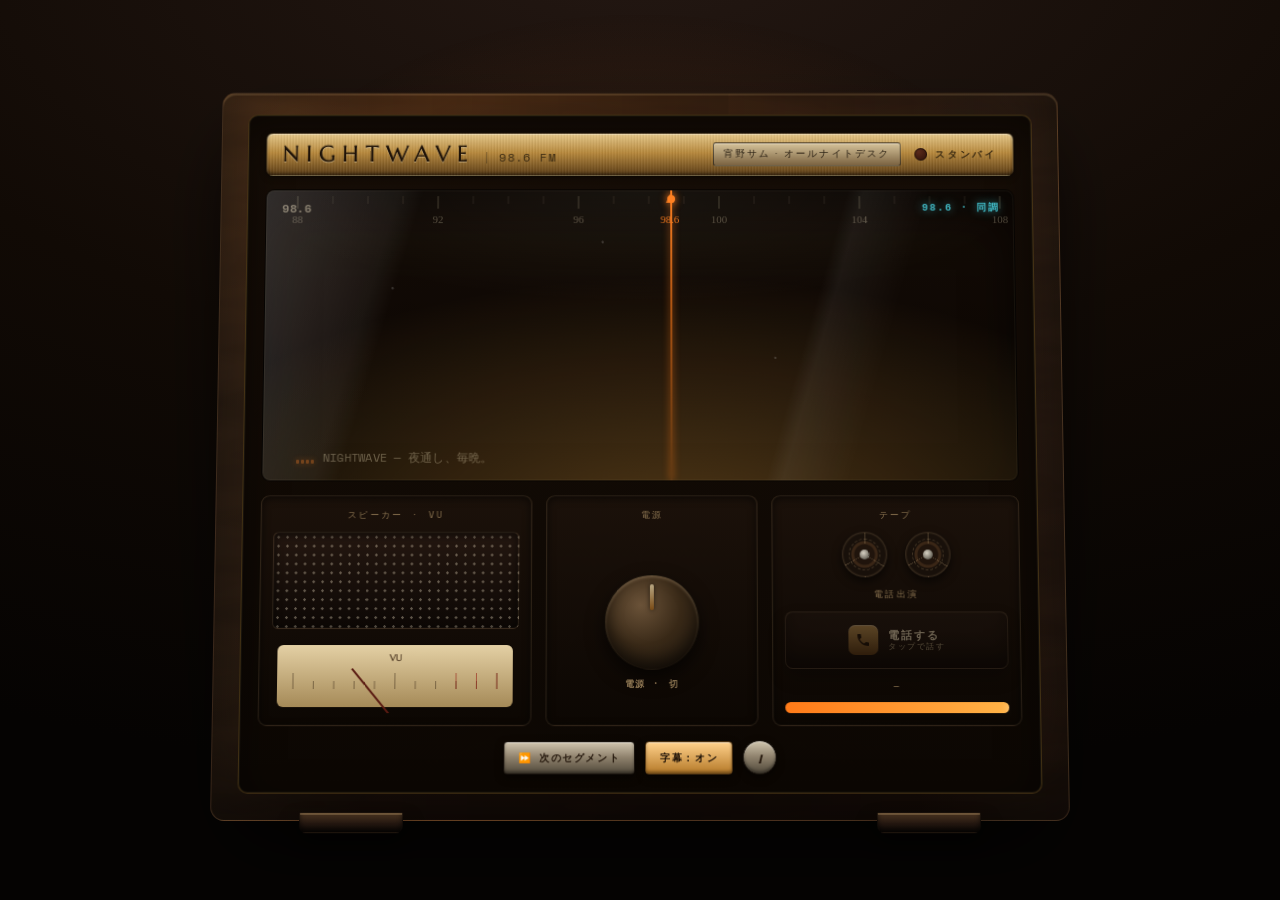
<file: 06_nightwave-radio-ja/experiment/src/nightwave_ja/radio.html>
<!DOCTYPE html>
<html lang="ja">
<head>
<meta charset="utf-8">
<meta name="viewport" content="width=device-width, initial-scale=1, viewport-fit=cover">
<title>NIGHTWAVE 98.6</title>

<!--
  ====================================================================
  NIGHTWAVE — "THE WAKING SET".
  A self-contained skeuomorphic 1970s analog radio whose single backlit
  slide-rule dial-glass is the tuner, the now-playing plate, AND the
  surface Sam Dusk's voice prints itself onto (the "ignition trail").
  Pure HTML / CSS / Canvas / SVG / Web Audio. No external assets except
  the Google webfonts below — all of which fall back to system fonts.
  Works both at top-level (devserver) AND inside <iframe srcdoc>.

  The DJ, the music, and the calls are all live. The signal meter reflects
  how well you are tuned to the station (98.6).
-->

<link rel="preconnect" href="https://fonts.googleapis.com">
<link rel="preconnect" href="https://fonts.gstatic.com" crossorigin>
<link href="https://fonts.googleapis.com/css2?family=Marcellus+SC&family=Fraunces:ital,opsz,wght@0,9..144,300..600;1,9..144,300..500&family=Space+Mono:wght@400;700&display=swap" rel="stylesheet">

<style>
/* ===================================================================
   1. PALETTE & GLOBALS
   =================================================================== */
:root{
  --walnut-0:#1C0F08;       /* deep matte body              */
  --walnut-1:#2b1a10;
  --walnut-2:#1d1109;
  --walnut-3:#140b05;
  --walnut-mid:#5A3418;     /* figured grain mid            */
  --ember:#ff7a18;          /* live word ignition + needle  */
  --amber:#ffb347;
  --amber-dim:#c87a2a;
  --filament:#FFB347;       /* backlight glow + warm-up     */
  --ivory:#f6e7c8;
  --ivory-dim:#b9a884;
  --dial-ivory:#F3E4C0;     /* backlit celluloid (lit)      */
  --foxed:#9C8E73;          /* ghosted prior lines          */
  --metal-hi:#d8d2c4;
  --metal-mid:#8d8678;
  --metal-lo:#3c382f;
  --brass:#B8893C;          /* aged metal trim              */
  --brass-hi:#e7c98a;
  --brass-dark:#5a3b15;
  --teal:#3FB8C4;           /* the ONE cool note: 98.6 lock */
  --ink:#1d1107;            /* engraved text on brass       */
  --on-air:#ff5a2c;
  /* mood-driven accent (overwritten by JS) */
  --mood:#ffb347;
  --mood-soft:#ffd79b;
  --dial-glow: 0.0; /* 0..1 signal clarity, drives glow intensity */
  --warm: 0;        /* 0..1 power-on warm-up progress (JS) */
  --lock: 0;        /* 0..1 carrier lock (JS) */
}

*{box-sizing:border-box;-webkit-tap-highlight-color:transparent}
html,body{margin:0;padding:0;min-height:100%}
body{
  font-family:"Fraunces",Georgia,"Times New Roman","Hiragino Mincho ProN","Yu Mincho","Hiragino Sans",serif;
  color:var(--dial-ivory);
  background:
    radial-gradient(125% 95% at 50% -8%, #241813 0%, #110a05 52%, #050302 100%);
  display:flex;align-items:center;justify-content:center;
  min-height:100vh;overflow-x:hidden;padding:34px 18px;
  user-select:none;-webkit-user-select:none;
}

/* warm lamp glow that breathes behind the set; dips/swells with warm-up */
.room-lamp{
  position:fixed;inset:0;pointer-events:none;z-index:0;
  background:radial-gradient(44% 40% at 50% 30%,
     rgba(255,160,70, calc(0.06 + 0.22*var(--warm))) 0%,
     rgba(255,120,40,0.05) 44%, transparent 72%);
  transition:opacity .8s ease;
}
body.powered .room-lamp{ opacity:1; }
body.intimate .room-lamp{ /* direct_address: dim the room */
  opacity:.45;
}

/* ===================================================================
   2. STAGE + CABINET (figured walnut, perspective, feet)
   =================================================================== */
.stage{position:relative;z-index:1;perspective:1700px}
.cabinet{
  position:relative;
  width:min(94vw, 860px);
  transform:rotateX(4deg);
  transform-origin:50% 100%;
  padding:22px 26px 26px;
  border-radius:14px;
  background:
    linear-gradient(90deg, rgba(255,220,150,.06), transparent 18%, rgba(0,0,0,.14) 52%, transparent 82%, rgba(255,220,150,.04)),
    radial-gradient(130% 110% at 30% 0%, var(--walnut-mid) 0%, var(--walnut-1) 46%, var(--walnut-0) 100%);
  box-shadow:
    inset 0 2px 0 rgba(255,211,145,.16),
    inset 0 -38px 72px rgba(0,0,0,.55),
    0 40px 80px -18px rgba(0,0,0,.9);
  border:1px solid rgba(255,200,140,.08);
}
/* figured-walnut grain via SVG turbulence (gallery-grade, not flat gradients) */
.cabinet::before{
  content:"";position:absolute;inset:0;border-radius:14px;pointer-events:none;
  background-image:url("data:image/svg+xml;utf8,<svg xmlns='http://www.w3.org/2000/svg' width='240' height='240'><filter id='g'><feTurbulence type='fractalNoise' baseFrequency='0.012 0.09' numOctaves='3' seed='7'/><feColorMatrix type='matrix' values='0 0 0 0 0  0 0 0 0 0  0 0 0 0 0  0 0 0 0.5 0'/></filter><rect width='100%25' height='100%25' filter='url(%23g)'/></svg>");
  background-size:520px 100%;
  mix-blend-mode:overlay;opacity:.5;
}
/* rubber feet */
.foot{position:absolute;bottom:-13px;width:104px;height:20px;border-radius:0 0 7px 7px;
  background:linear-gradient(180deg,#4a3420 0%,#241710 55%,#0c0805 100%);
  border:1px solid rgba(0,0,0,.55);border-top:none;
  box-shadow:0 12px 20px rgba(0,0,0,.6), inset 0 2px 0 rgba(255,214,150,.22), inset 0 -3px 5px rgba(0,0,0,.55)}
.foot.l{left:88px}.foot.r{right:88px}

/* inset faceplate */
.bezel{
  position:relative;
  border-radius:10px;
  padding:18px;
  background:linear-gradient(180deg, #160d06, #0c0703);
  border:1px solid rgba(181,138,58,.3);
  box-shadow:
    inset 0 0 0 1px rgba(255,228,177,.05),
    inset 0 16px 40px rgba(0,0,0,.5);
}

/* ===================================================================
   3. HEADER — brushed-brass strip, engraved wordmark, FM, ON AIR tube
   =================================================================== */
.topband{
  display:flex;align-items:center;justify-content:space-between;gap:14px;
  padding:9px 16px;margin-bottom:14px;border-radius:7px;
  background:
    repeating-linear-gradient(90deg, rgba(255,255,255,.05) 0 1px, rgba(0,0,0,.05) 2px 3px),
    linear-gradient(180deg, var(--brass-hi) 0%, var(--brass) 46%, var(--brass-dark) 100%);
  border:1px solid rgba(0,0,0,.5);
  box-shadow:0 1px 1px rgba(255,255,255,.4) inset, 0 -2px 3px rgba(0,0,0,.4) inset, 0 2px 6px rgba(0,0,0,.4);
}
.brandplate{display:flex;align-items:baseline;line-height:1}
.brandplate .name{
  font-family:"Marcellus SC",Georgia,"Hiragino Mincho ProN","Yu Mincho","Hiragino Sans",serif;
  font-size:23px;letter-spacing:.30em;color:var(--ink);
  /* engraved into the brass */
  text-shadow:0 1px 0 rgba(255,240,200,.45), 0 -1px 1px rgba(0,0,0,.55);
}
.brandplate .sub{
  font-family:"Space Mono","Osaka-Mono","MS Gothic",monospace;font-size:12px;letter-spacing:.12em;color:#3a2a12;
  padding-left:12px;border-left:1px solid rgba(0,0,0,.3);margin-left:12px;
}
.topband .right{display:flex;align-items:center;gap:14px}
.hostplate{
  font-family:"Marcellus SC",Georgia,"Hiragino Mincho ProN","Yu Mincho","Hiragino Sans",serif;font-size:9.5px;letter-spacing:.22em;color:#2b2114;
  padding:5px 10px;border-radius:3px;
  background:linear-gradient(180deg,#d6c39a,#7a6240);
  border:1px solid rgba(0,0,0,.5);box-shadow:inset 0 1px 0 rgba(255,255,255,.4);
}

/* ON AIR tube */
.onair{display:flex;align-items:center;gap:8px}
.onair .tube{
  width:13px;height:13px;border-radius:50%;
  background:radial-gradient(circle at 35% 30%, #5a2a1a, #2a0f08);
  box-shadow:0 0 0 1px rgba(0,0,0,.5) inset;
  transition:background .3s, box-shadow .3s;
}
.onair .label{
  font-family:"Space Mono","Osaka-Mono","MS Gothic",monospace;font-size:10px;letter-spacing:.28em;font-weight:700;color:#3a2a12;
  transition:color .3s, text-shadow .3s;
}
body.broadcasting .onair .tube{
  background:radial-gradient(circle at 35% 30%, #ffd0a0, var(--on-air));
  box-shadow:0 0 10px var(--on-air), 0 0 22px rgba(255,90,44,0.6), 0 0 0 1px rgba(0,0,0,0.4) inset;
}
body.broadcasting .onair .label{
  color:#2a1c0c;text-shadow:0 0 7px rgba(255,150,80,.6);
}

/* ===================================================================
   4. THE HERO — one wide backlit slide-rule DIAL-GLASS that talks
   =================================================================== */
.dialwrap{position:relative;border-radius:9px}
.dial-frame{
  position:relative;border-radius:9px;overflow:hidden;
  height:300px;
  border:1px solid rgba(0,0,0,.6);
  background:
    linear-gradient(180deg, rgba(20,12,6,.9), rgba(10,6,3,.96));
  box-shadow:inset 0 0 0 1px rgba(255,228,177,.05), inset 0 22px 50px rgba(0,0,0,.6);
  cursor:ew-resize;
  touch-action:none;
}
/* backlit celluloid — intensity follows warm-up */
.dial-light{
  position:absolute;inset:0;pointer-events:none;z-index:1;
  background:
    radial-gradient(120% 150% at var(--needle-x,50%) 120%, rgba(255,179,71, calc(.22*var(--warm) + .30*var(--dial-glow))) 0%, transparent 60%),
    linear-gradient(180deg, rgba(243,228,192, calc(.05*var(--warm))) 0%, rgba(255,179,71, calc(.10*var(--warm))) 100%);
  mix-blend-mode:screen;
  transition:opacity .3s;
}
/* filament bloom mask used only during warm-up (radius driven by --warm) */
.filament{
  position:absolute;inset:0;pointer-events:none;z-index:1;opacity:calc(1 - var(--lock));
  background:radial-gradient(circle at 50% 78%,
    rgba(255,200,120, calc(.5*var(--warm))) 0%,
    rgba(255,160,70, calc(.18*var(--warm))) calc(8% + 60%*var(--warm)),
    transparent calc(20% + 70%*var(--warm)));
  mix-blend-mode:screen;
}
/* glass reflection + dust (dd.md polish) */
.sheen{
  position:absolute;inset:0;pointer-events:none;z-index:6;mix-blend-mode:screen;
  background:
    linear-gradient(106deg, rgba(255,255,255,.16) 0%, rgba(255,255,255,.05) 16%, transparent 19% 70%, rgba(255,255,255,.05) 72%, transparent 80%),
    radial-gradient(80% 60% at 50% 0%, rgba(255,245,210,.06), transparent 65%);
}
.sheen .dust{
  position:absolute;inset:0;opacity:.16;
  background:
    radial-gradient(circle at 17% 34%, #fff 0 1px, transparent 1.5px),
    radial-gradient(circle at 68% 58%, #fff 0 1px, transparent 1.5px),
    radial-gradient(circle at 45% 18%, #fff 0 1px, transparent 1.5px);
}

/* frequency scale across the top of the glass (built by JS) */
.dial-canvas{position:absolute;top:0;left:0;right:0;height:46px;width:100%;z-index:2;pointer-events:none}

/* the tuning needle */
.needle{
  position:absolute;top:0;bottom:0;width:2px;left:50%;
  transform:translateX(-50%);
  background:linear-gradient(180deg, var(--ember), rgba(255,122,24,.15));
  box-shadow:0 0 7px rgba(255,122,24,0.8);
  z-index:5;outline:none;
}
.needle::after{ /* knob grip at top */
  content:"";position:absolute;top:5px;left:50%;transform:translateX(-50%);
  width:8px;height:8px;border-radius:50%;
  background:var(--ember);box-shadow:0 0 9px var(--ember);
}
.needle:focus-visible{box-shadow:0 0 0 2px #fff, 0 0 14px var(--amber)}
.dial-frame:focus-within .needle::after{outline:2px solid var(--amber);outline-offset:2px}

/* freq readout printed on the glass, Space Mono */
.freq-readout{
  position:absolute;left:16px;top:10px;z-index:5;
  font-family:"Space Mono","Osaka-Mono","MS Gothic",monospace;
  font-variant-numeric:tabular-nums;
  font-size:12px;font-weight:700;letter-spacing:.06em;
  color:rgba(243,228,192, calc(.45 + .5*var(--warm)));
}
/* the ONE cool accent: teal "LOCKED" cue at perfect 98.6 lock */
.lockchip{
  position:absolute;right:14px;top:10px;z-index:5;
  font-family:"Space Mono","Osaka-Mono","MS Gothic",monospace;
  font-size:10px;letter-spacing:.2em;font-weight:700;
  color:var(--teal);text-shadow:0 0 10px rgba(63,184,196,.7);
  opacity:0;transition:opacity .3s;
}
.dialwrap.locked .lockchip{opacity:1}

/* the printed transcript: Sam Dusk's voice, on the glass (the ignition trail) */
.transcript{
  position:absolute;left:0;right:0;top:54px;bottom:46px;z-index:3;
  display:flex;flex-direction:column;justify-content:flex-end;
  padding:0 34px;gap:9px;overflow:hidden;
  -webkit-mask-image:linear-gradient(180deg, transparent 0, #000 22%, #000 100%);
  mask-image:linear-gradient(180deg, transparent 0, #000 22%, #000 100%);
}
.line{
  font-family:"Fraunces",Georgia,"Hiragino Mincho ProN","Yu Mincho","Hiragino Sans",serif;font-weight:380;font-size:24px;line-height:1.34;
  color:var(--foxed);opacity:0;transform:translateY(8px);
  transition:opacity 1.1s ease, transform 1.1s ease, color 1.1s ease;
  text-wrap:balance;
}
.line.in{opacity:1;transform:translateY(0)}
.line.past{color:var(--foxed);opacity:.5}
.line.current{color:var(--dial-ivory)}
.line .w{opacity:.18;filter:blur(2px);
  transition:opacity .5s ease, filter .5s ease, color .5s ease, text-shadow .5s ease}
.line .w.spoken{opacity:1;filter:blur(0);color:var(--ember);text-shadow:0 0 16px rgba(255,122,24,.55)}
.line .w.said{opacity:1;filter:blur(0);color:var(--dial-ivory);text-shadow:none}
.line.status{font-family:"Space Mono","Osaka-Mono","MS Gothic",monospace;font-size:14px;font-weight:400;
  letter-spacing:.06em;color:var(--amber);opacity:1;transform:none}
.line.fragment{font-style:italic;color:var(--foxed);filter:blur(.3px);letter-spacing:.08em;opacity:1;transform:none}
.line .caller-said{display:block;font-family:"Space Mono","Osaka-Mono","MS Gothic",monospace;
  font-size:11px;color:var(--foxed);letter-spacing:.03em;margin-bottom:6px}

/* now-playing, printed on the glass in mono */
.nowplaying{
  position:absolute;left:34px;right:34px;bottom:14px;z-index:4;
  display:flex;align-items:center;gap:9px;
  font-family:"Space Mono","Osaka-Mono","MS Gothic",monospace;font-size:12px;letter-spacing:.02em;
  color:rgba(243,228,192, calc(.35 + .5*var(--warm)));
}
.nowplaying .np-eq{display:inline-flex;gap:2px;align-items:flex-end;height:11px;opacity:.35}
.nowplaying.playing .np-eq{opacity:1}
.nowplaying .np-eq i{width:3px;height:4px;background:var(--ember);border-radius:1px;box-shadow:0 0 6px var(--ember)}
.nowplaying.playing .np-eq i{animation:eq .9s ease-in-out infinite}
.nowplaying.playing .np-eq i:nth-child(2){animation-delay:.15s}
.nowplaying.playing .np-eq i:nth-child(3){animation-delay:.30s}
.nowplaying.playing .np-eq i:nth-child(4){animation-delay:.45s}
@keyframes eq{0%,100%{height:4px}50%{height:11px}}
.nowplaying .np-text{white-space:nowrap;overflow:hidden;text-overflow:ellipsis}
.nowplaying.playing .np-text{color:var(--amber)}
.nowplaying .np-req{color:var(--brass)}

/* ===================================================================
   5. CONTROL DECK (grille + analog VU, reels, power, handset, signal)
   =================================================================== */
.deck{
  display:grid;
  grid-template-columns:1.15fr .9fr 1.05fr;
  gap:14px;align-items:stretch;margin-top:14px;
}
.panel{
  position:relative;border-radius:9px;padding:12px;
  background:linear-gradient(180deg,#1b110a,#0c0703);
  border:1px solid rgba(255,214,154,.10);
  box-shadow:inset 0 2px 8px rgba(0,0,0,.6), inset 0 0 0 1px rgba(255,214,154,.03);
  display:flex;flex-direction:column;align-items:center;gap:10px;
}
.panel .cap{
  font-family:"Space Mono","Osaka-Mono","MS Gothic",monospace;font-size:9px;letter-spacing:.26em;color:#8a7350;text-align:center;
}

/* speaker grille (perforated cloth) */
.speaker-grille{
  width:100%;flex:1;min-height:62px;border-radius:6px;
  background:
    radial-gradient(circle, rgba(246,231,200,.34) 0 1px, transparent 1.5px) 0 0 / 9px 9px,
    linear-gradient(180deg,#241710,#0d0805);
  border:1px solid rgba(255,214,154,.10);
  box-shadow:inset 0 2px 8px rgba(0,0,0,.65), inset 0 0 0 1px rgba(255,214,154,.03);
}

/* analog VU meter canvas */
.vu-canvas{display:block;width:100%;height:74px;border-radius:6px}

/* tape reels */
.reels{display:flex;gap:18px;align-items:center;justify-content:center}
.reel{
  position:relative;width:46px;height:46px;border-radius:50%;
  background:
    repeating-conic-gradient(from 0deg, rgba(255,220,160,.22) 0 2.5deg, transparent 2.5deg 120deg),
    radial-gradient(circle at 50% 50%, #20140c 0 10px, #3a2616 11px 13px, #18100a 14px);
  border:1px solid rgba(255,214,154,.12);
  box-shadow:0 4px 10px rgba(0,0,0,0.6), 0 0 0 1px rgba(255,200,140,0.06) inset;
}
.reel::before{
  content:"";position:absolute;inset:6px;border-radius:50%;border:1px dashed rgba(255,214,154,.18);
}
.reel .hub{
  position:absolute;inset:17px;border-radius:50%;
  background:radial-gradient(circle at 40% 35%, var(--metal-hi), var(--metal-lo));
}
/* tape reels turn the whole time the deck is on (powered), not just over voice */
body.broadcasting .reel{animation:spin 3.2s linear infinite}
body.broadcasting .reel.rev{animation-direction:reverse}
@keyframes spin{to{transform:rotate(360deg)}}

/* power knob — the ritual object */
.power-wrap{display:flex;flex-direction:column;align-items:center;gap:10px;justify-content:center;flex:1}
.power-knob{
  position:relative;width:96px;height:96px;border-radius:50%;
  cursor:pointer;border:none;padding:0;
  background:radial-gradient(circle at 38% 32%, #6a5238 0%, #3a2a18 46%, #1a120a 100%);
  border:1px solid rgba(0,0,0,.6);
  box-shadow:0 8px 18px rgba(0,0,0,.6), inset 0 2px 3px rgba(255,220,170,.25), inset 0 -8px 16px rgba(0,0,0,.6);
  transition:transform .5s cubic-bezier(.34,1.56,.64,1), box-shadow .3s ease;
  color:var(--ivory-dim);
}
.power-knob::after{ /* pointer notch */
  content:"";position:absolute;top:9px;left:50%;width:4px;height:26px;margin-left:-2px;
  border-radius:3px;background:linear-gradient(180deg,var(--ivory-dim),#7a4a14);
  box-shadow:0 0 4px rgba(0,0,0,0.6);transition:background .3s, box-shadow .3s;
}
.power-knob .pwr-txt{
  position:absolute;bottom:-22px;left:50%;transform:translateX(-50%);white-space:nowrap;
  font-family:"Space Mono","Osaka-Mono","MS Gothic",monospace;font-size:9px;letter-spacing:.18em;font-weight:700;
  pointer-events:none;color:#8a7350;
}
.power-knob:hover{box-shadow:0 9px 20px rgba(0,0,0,.65), inset 0 2px 3px rgba(255,220,170,.3), inset 0 -8px 16px rgba(0,0,0,.6)}
.power-knob:focus-visible{outline:2px solid var(--filament);outline-offset:6px}
body.powered .power-knob{transform:rotate(28deg)}
body.powered .power-knob::after{background:linear-gradient(180deg,#fff,var(--ember));box-shadow:0 0 10px var(--ember),0 0 18px rgba(255,90,44,0.6)}
body.powered .power-knob .pwr-txt{transform:translateX(-50%) rotate(-28deg);color:#ffd2b0}

/* signal-integrity gauge (diegetic SIGNAL meter) */
.gauge-wrap{display:flex;flex-direction:column;align-items:stretch;gap:6px;justify-content:center;width:100%}
.gauge{
  position:relative;width:100%;height:11px;border-radius:6px;
  background:linear-gradient(180deg, rgba(0,0,0,.5), rgba(255,255,255,.05));overflow:hidden;
  box-shadow:0 0 0 1px rgba(0,0,0,0.55) inset, inset 0 1px 2px rgba(0,0,0,.5);
}
.gauge .ticks{display:none}
.gauge .fill{
  position:absolute;left:0;top:0;bottom:0;width:0%;
  background:linear-gradient(90deg, var(--ember), var(--filament));
  box-shadow:0 0 10px rgba(255,150,70,.5);
  transition:width .6s cubic-bezier(.2,.7,.2,1), background .6s;
}
.gauge .stagedot{
  position:absolute;top:50%;width:6px;height:6px;border-radius:50%;margin-top:-3px;
  background:#fff;box-shadow:0 0 8px #fff;left:0;transition:left .6s;
}
/* teal tint of the signal bar ONLY at perfect 98.6 lock */
body.locked .gauge .fill{
  background:linear-gradient(90deg, var(--filament), var(--teal));
  box-shadow:0 0 12px rgba(63,184,196,.6);
}

/* handset / call-in — physical hardware, not an app pill */
.handset-row{display:flex;flex-direction:column;align-items:center;gap:8px;justify-content:center;width:100%}
.handset{
  position:relative;display:flex;align-items:center;gap:10px;justify-content:center;
  width:100%;padding:13px 16px;border-radius:8px;cursor:pointer;border:none;
  font-family:inherit;color:var(--dial-ivory);
  background:linear-gradient(180deg,#231812,#0f0906);
  border:1px solid rgba(255,215,160,.16);
  box-shadow:inset 0 1px 0 rgba(255,220,170,.08), inset 0 -10px 20px rgba(0,0,0,.55), 0 9px 18px rgba(0,0,0,.55);
  transition:transform .12s ease, box-shadow .25s ease;
}
.handset .ic{
  width:30px;height:30px;border-radius:7px;
  display:flex;align-items:center;justify-content:center;
  background:linear-gradient(180deg,#c89b55,#5d3b16);
  color:#1d1107;box-shadow:inset 0 1px 0 rgba(255,255,255,.3);
}
.handset .ic svg{width:16px;height:16px}
.handset .ht{display:flex;flex-direction:column;align-items:flex-start;line-height:1.15}
.handset .ht b{font-family:"Space Mono","Osaka-Mono","MS Gothic",monospace;font-size:11px;letter-spacing:.16em}
.handset .ht span{font-family:"Space Mono","Osaka-Mono","MS Gothic",monospace;font-size:8px;letter-spacing:.18em;color:var(--ivory-dim)}
.handset:disabled{opacity:.4;cursor:not-allowed}
.handset:focus-visible{outline:2px solid var(--filament);outline-offset:4px}
.handset.recording{
  background:linear-gradient(180deg,#7a1f12,#3a0d08);
  box-shadow:0 0 0 2px var(--on-air), 0 0 26px rgba(255,90,44,0.7);
  animation:rec-pulse 1s ease-in-out infinite;
}
.handset.recording .ic{background:linear-gradient(180deg,#ff8a6a,var(--on-air))}
@keyframes rec-pulse{50%{box-shadow:0 0 0 2px var(--on-air),0 0 40px rgba(255,90,44,0.95)}}

/* small ghost buttons (NEXT / captions) — physical rocker hardware */
.minirow{display:flex;gap:10px;align-items:center;justify-content:center;margin-top:14px;flex-wrap:wrap}
.ghost{
  font-family:"Space Mono","Osaka-Mono","MS Gothic",monospace;font-size:10px;letter-spacing:.16em;font-weight:700;
  color:#25180d;cursor:pointer;text-transform:uppercase;
  border:1px solid #1b150f;border-radius:4px;padding:8px 14px;
  background:linear-gradient(180deg,#d0c5ae 0%,#8f826d 48%,#50483a 100%);
  box-shadow:inset 0 1px 0 rgba(255,255,255,.45), inset 0 -2px 3px rgba(0,0,0,.38), 0 3px 8px rgba(0,0,0,.45);
  transition:all .2s;
}
.ghost:hover{color:#1b1209;border-color:var(--amber);
  box-shadow:inset 0 1px 0 rgba(255,255,255,.5), 0 0 0 2px rgba(255,179,71,.5), 0 4px 10px rgba(0,0,0,.5)}
.ghost:focus-visible{outline:2px solid var(--filament);outline-offset:2px}
.ghost[aria-pressed="true"]{color:#1d1107;background:linear-gradient(180deg,#ffd18b,#b57928);border-color:var(--brass-dark)}

/* info "i" button — sits in the control row, opens the station log */
.ghost-i{
  width:34px;height:34px;padding:0;border-radius:50%;
  font-family:"Marcellus SC",Georgia,"Hiragino Mincho ProN","Yu Mincho","Hiragino Sans",serif;font-size:15px;font-style:italic;
  letter-spacing:0;text-transform:none;line-height:1;
  display:inline-flex;align-items:center;justify-content:center;
}

/* ===== station-log overlay (every innovation, one line each) ===== */
.innov-scrim{
  position:fixed;inset:0;z-index:50;display:flex;align-items:center;justify-content:center;
  padding:24px;opacity:0;transition:opacity .28s ease;
  background:radial-gradient(120% 120% at 50% 0%, rgba(20,11,5,.84), rgba(7,4,2,.95));
  -webkit-backdrop-filter:blur(3px);backdrop-filter:blur(3px);
}
.innov-scrim.open{opacity:1}
.innov-scrim[hidden]{display:none}
.innov-panel{
  position:relative;width:min(940px,100%);max-height:88vh;overflow:auto;
  padding:30px clamp(20px,4vw,34px) 34px;
  background:linear-gradient(180deg,#24160a 0%,#180d05 100%);
  border:1px solid var(--brass-dark);border-radius:14px;
  box-shadow:0 30px 90px rgba(0,0,0,.62), inset 0 1px 0 rgba(231,201,138,.16);
  transform:translateY(14px) scale(.985);transition:transform .28s ease;
}
.innov-scrim.open .innov-panel{transform:none}
.innov-close{
  position:absolute;top:12px;right:14px;width:32px;height:32px;border-radius:50%;
  border:1px solid var(--brass-dark);background:rgba(255,236,200,.05);color:var(--brass-hi);
  font-family:"Space Mono","Osaka-Mono","MS Gothic",monospace;font-size:18px;line-height:1;cursor:pointer;transition:all .2s;
}
.innov-close:hover{background:rgba(255,236,200,.12);color:#fff}
.innov-close:focus-visible{outline:2px solid var(--filament);outline-offset:2px}
.innov-eyebrow{
  font-family:"Space Mono","Osaka-Mono","MS Gothic",monospace;font-size:9.5px;letter-spacing:.34em;font-weight:700;color:var(--brass);
}
.innov-title{
  font-family:"Marcellus SC",Georgia,"Hiragino Mincho ProN","Yu Mincho","Hiragino Sans",serif;font-weight:400;font-size:clamp(22px,4vw,30px);
  letter-spacing:.01em;color:var(--dial-ivory);margin:.32em 0 .12em;
}
.innov-sub{
  font-family:"Fraunces",Georgia,"Hiragino Mincho ProN","Yu Mincho","Hiragino Sans",serif;font-size:14px;font-style:italic;color:var(--foxed);
  max-width:48ch;margin:0;
}
.innov-grid{display:grid;grid-template-columns:repeat(auto-fill,minmax(232px,1fr));gap:13px;margin-top:24px}
.innov-card{
  border:1px solid rgba(184,137,60,.20);border-top:2px solid var(--brass);border-radius:8px;
  padding:13px 15px 15px;background:rgba(255,236,200,.028);transition:background .2s,border-color .2s;
}
.innov-card:hover{background:rgba(255,236,200,.06);border-top-color:var(--brass-hi)}
.innov-card .tag{
  display:block;font-family:"Space Mono","Osaka-Mono","MS Gothic",monospace;font-size:8px;letter-spacing:.24em;font-weight:700;
  color:var(--brass);text-transform:uppercase;margin-bottom:7px;
}
.innov-card h3{
  font-family:"Marcellus SC",Georgia,"Hiragino Mincho ProN","Yu Mincho","Hiragino Sans",serif;font-weight:400;font-size:15px;letter-spacing:.01em;
  color:var(--dial-ivory);margin:0 0 6px;
}
.innov-card p{
  font-family:"Fraunces",Georgia,"Hiragino Mincho ProN","Yu Mincho","Hiragino Sans",serif;font-size:12.5px;line-height:1.42;color:var(--foxed);margin:0;
}
@media (max-width:560px){ .innov-grid{grid-template-columns:1fr} }
@media (prefers-reduced-motion:reduce){ .innov-scrim,.innov-panel{transition:none} }

/* hidden live-region for captions when the glass is too noisy for a screen reader */
.sr-only{position:absolute;width:1px;height:1px;padding:0;margin:-1px;overflow:hidden;clip:rect(0,0,0,0);border:0}

/* ===================================================================
   6. MOTION / RESPONSIVE
   =================================================================== */
@media (max-width:680px){
  body{overflow:auto;align-items:flex-start}
  .cabinet{transform:none;width:min(96vw,520px);padding:16px}
  .foot{display:none}
  .brandplate .name{font-size:17px;letter-spacing:.20em}
  .dial-frame{height:260px}
  .line{font-size:20px}
  .deck{grid-template-columns:1fr 1fr;gap:10px}
  .deck .panel:nth-child(2){grid-column:1 / -1;order:-1}
}
@media (prefers-reduced-motion:reduce){
  .cabinet{transform:none}
  body.broadcasting .reel{animation:none}
  .handset.recording{animation:none}
  .room-lamp{transition:none}
  .line, .line .w{transition:none}
  *{scroll-behavior:auto}
}
/* glitch flicker, applied transiently by JS (skipped under reduced-motion) */
.dial-frame.flick{animation:flick .5s steps(2) 1}
@keyframes flick{0%,100%{filter:none}20%{filter:brightness(2.2) hue-rotate(-12deg)}45%{filter:brightness(.4)}70%{filter:brightness(1.8)}}
</style>
</head>
<body>
<div class="room-lamp" aria-hidden="true"></div>

<div class="stage">
<main class="cabinet" role="application" aria-label="NIGHTWAVE アナログラジオ">
  <i class="foot l" aria-hidden="true"></i><i class="foot r" aria-hidden="true"></i>
  <div class="bezel">

    <!-- ===== HEADER: brushed-brass strip ===== -->
    <div class="topband">
      <div class="brandplate">
        <span class="name">NIGHTWAVE</span>
        <span class="sub">98.6 FM</span>
      </div>
      <div class="right">
        <span class="hostplate" aria-hidden="true">宵野サム &middot; オールナイトデスク</span>
        <div class="onair" role="status" aria-live="polite">
          <span class="tube" aria-hidden="true"></span>
          <span class="label" id="onairLabel">スタンバイ</span>
        </div>
      </div>
    </div>

    <!-- ===== THE HERO: backlit slide-rule dial-glass that talks ===== -->
    <div class="dialwrap" id="dialwrap">
      <div class="dial-frame" id="dialFrame">
        <div class="dial-light" id="dialLight" aria-hidden="true"></div>
        <div class="filament" aria-hidden="true"></div>
        <canvas class="dial-canvas" id="dialCanvas" aria-hidden="true"></canvas>
        <span class="freq-readout" id="freqReadout">98.6</span>
        <span class="lockchip">98.6 &middot; 同調</span>
        <div class="needle" id="needle"
             role="slider" tabindex="0"
             aria-label="チューニングダイヤル（FM周波数）"
             aria-valuemin="87.5" aria-valuemax="108.0" aria-valuenow="98.6"
             aria-valuetext="98.6メガヘルツ"></div>

        <!-- the printed transcript: Sam Dusk's voice prints here -->
        <div class="transcript" id="transcript"></div>

        <!-- now-playing, printed on the same glass -->
        <div class="nowplaying" id="nowPlaying" aria-live="polite">
          <span class="np-eq" aria-hidden="true"><i></i><i></i><i></i><i></i></span>
          <span class="np-text" id="npText">NIGHTWAVE — 夜通し、毎晩。</span>
        </div>

        <div class="sheen" aria-hidden="true"><span class="dust"></span></div>
      </div>
    </div>

    <!-- live caption text for assistive tech (the glass is the visual surface) -->
    <div class="sr-only" id="caption" role="log" aria-live="polite" aria-atomic="false">
      電源ノブを回して、周波数を合わせて&hellip;
    </div>

    <!-- ===== control deck ===== -->
    <div class="deck">

      <!-- left: speaker grille + analog VU -->
      <div class="panel">
        <span class="cap">スピーカー &middot; VU</span>
        <div class="speaker-grille" aria-hidden="true"></div>
        <canvas class="vu-canvas" id="vuCanvas" width="320" height="74" aria-hidden="true"></canvas>
      </div>

      <!-- center: power -->
      <div class="panel">
        <span class="cap">電源</span>
        <div class="power-wrap">
          <button class="power-knob" id="powerKnob"
                  aria-pressed="false" aria-label="電源。オンにしてNIGHTWAVEに同調します。">
            <span class="pwr-txt" id="pwrTxt">電源 &middot; 切</span>
          </button>
        </div>
      </div>

      <!-- right: tape reels + handset + signal meter -->
      <div class="panel">
        <span class="cap">テープ</span>
        <div class="reels" aria-hidden="true">
          <div class="reel" id="reelL"><span class="hub"></span></div>
          <div class="reel rev" id="reelR"><span class="hub"></span></div>
        </div>
        <span class="cap">電話出演</span>
        <div class="handset-row">
          <button class="handset" id="handset" disabled
                  aria-label="電話出演。タップしてDJに話しかけ、もう一度タップで送信します。">
            <span class="ic" aria-hidden="true">
              <svg viewBox="0 0 24 24" fill="currentColor"><path d="M6.6 10.8c1.4 2.8 3.8 5.1 6.6 6.6l2.2-2.2c.3-.3.7-.4 1-.2 1.1.4 2.3.6 3.6.6.6 0 1 .4 1 1V20c0 .6-.4 1-1 1C10.6 21 3 13.4 3 4c0-.6.4-1 1-1h3.5c.6 0 1 .4 1 1 0 1.2.2 2.4.6 3.6.1.4 0 .8-.3 1l-2.2 2.2z"/></svg>
            </span>
            <span class="ht"><b>電話する</b><span>タップで話す</span></span>
          </button>
        </div>
        <span class="cap" id="stageCap">信号</span>
        <div class="gauge-wrap">
          <div class="gauge" id="gauge" role="meter" aria-label="信号強度"
               aria-valuemin="0" aria-valuemax="100" aria-valuenow="0">
            <div class="ticks" aria-hidden="true"></div>
            <div class="fill" id="gaugeFill"></div>
            <div class="stagedot" id="gaugeDot" aria-hidden="true"></div>
          </div>
        </div>
      </div>
    </div>

    <!-- ===== small controls ===== -->
    <div class="minirow">
      <button class="ghost" id="nextBtn" aria-label="次のセグメント">&#9193; 次のセグメント</button>
      <button class="ghost" id="capToggle" aria-pressed="true" aria-label="字幕の切り替え">字幕：オン</button>
      <button class="ghost ghost-i" id="infoBtn" aria-haspopup="dialog" aria-label="この局について">i</button>
    </div>
  </div>
</main>
</div>

<!-- station-log overlay: every innovation in the project, one line each -->
<div class="innov-scrim" id="innovScrim" hidden>
  <div class="innov-panel" role="dialog" aria-modal="true" aria-labelledby="innovTitle">
    <button class="innov-close" id="innovClose" aria-label="閉じる">&times;</button>
    <div class="innov-eyebrow">NIGHTWAVE &middot; 局内日誌</div>
    <h2 class="innov-title" id="innovTitle">この局を動かしているもの</h2>
    <p class="innov-sub">自律で走る深夜のAIラジオ局 &mdash; 小さなモデルひとつが、番組のすべてを回しています。</p>
    <div class="innov-grid" id="innovGrid"></div>
  </div>
</div>

<script>
"use strict";
/* ===================================================================
   NIGHTWAVE radio controller — "THE WAKING SET"
   Sections:
     A. Canonical arc contract (mirrors space/arc.py)
     B. State
     C. DOM refs
     D. Audio engine (one AudioContext, radio chain, hiss bed, VU)
     E. Dial / tuning
     F. Signal meter (diegetic, tuning-driven)
     G. Captions (karaoke ignition trail on the glass)
     H. Networking (/api/broadcast, /api/call) with mock fallback
     I. Broadcast loop & arc cues
     J. Call-in (tap-to-talk)
     K. Power-on warm-up, wiring, seed controls, rAF loop
   =================================================================== */

/* ---- A. CANONICAL ARC CONTRACT (must match arc.py exactly) -------- */
// Bands: 0-19 oblivious | 20-39 uneasy | 40-59 questioning |
//        60-79 dawning | 80-100 acceptance
function meterToStage(m){
  if (m < 20) return "oblivious";
  if (m < 40) return "uneasy";
  if (m < 60) return "questioning";
  if (m < 80) return "dawning";
  return "acceptance";
}
const STAGE_MID = { oblivious:10, uneasy:30, questioning:50, dawning:70, acceptance:90 };
const TIME_DRIP_PER_MIN = 6;   // contract: client adds 6 pts / minute
const NIGHTWAVE_FREQ = 98.6;   // the station
const EGG_FREQ = 87.7;         // easter-egg whisper
const LOCK_BAND = 0.35;        // +/- MHz that still counts as "tuned in"
const FREQ_MIN = 87.5, FREQ_MAX = 108.0;

// mood -> accent color [main, soft] (dial glow / gauge / marker)
const MOOD_COLOR = {
  warm:      ["#ffb347","#ffe0b0"],
  nostalgic: ["#ff9d5c","#ffd0a0"],
  uneasy:    ["#d98a4a","#e8b88a"],
  searching: ["#c8a06a","#e6d2a8"],
  hollow:    ["#8fa6b3","#c2d2db"],
  tender:    ["#ff8a8a","#ffd0d0"]
};

/* ---- B. STATE ----------------------------------------------------- */
const State = {
  powered:false,
  meter:0,
  stage:"oblivious",
  freq:NIGHTWAVE_FREQ,
  mood:"warm",
  captionsOn:true,
  busy:false,         // a request is in flight
  recording:false,
  lastVoiceEnd:0,     // perf ms when last segment finished (silence loop)
  reducedMotion:false,
  eggPlayed:false,
  songs:null,         // curated bank (fetched from /api/songs)
  song:null,          // current track
  songPlayer:null,    // {stop, ended} of the playing track
  showRunning:false,  // the autonomous show loop is active
  songPlaying:false,  // a generated song is currently sounding (ducks the bed)
  pendingBreak:null,  // buffered DJ break for the next transition (dead-air gating)
  locale:null,        // resolved real weather/time/city, or null (fictional fallback)
  connecting:false,   // caller-intro is playing before the mic opens
  sessionMemory:null, // SP1: most recent caller {caller_name,place,topic,mood}
  dedicationQueue:[], // SP1: pending caller dedications (cap 2)
  recentKinds:[],     // SP2: rolling log of content kinds (cap 8) for pacing
  breaksSinceCaller:99, // SP2: breaks since last call-in (high = none yet)
  lastSegueBreak:-99, // SP2: break index of last voiced through-line
  breakIndex:0,       // SP2: monotonic break counter
  generatedCount:0,   // SP3: AI song cards injected this session
  demo:false,         // SP2: ?demo=1 logs showrunner picks
  warming:false       // power-on warm-up ritual is in progress (visual only)
};

/* ---- C. DOM refs -------------------------------------------------- */
const $ = (id)=>document.getElementById(id);
const els = {
  body: document.body,
  power: $("powerKnob"), pwrTxt: $("pwrTxt"),
  onairLabel: $("onairLabel"),
  dialwrap: $("dialwrap"), dialFrame: $("dialFrame"),
  needle: $("needle"), freqReadout: $("freqReadout"),
  dialLight: $("dialLight"), dialCanvas: $("dialCanvas"),
  transcript: $("transcript"),
  vuCanvas: $("vuCanvas"),
  reelL: $("reelL"), reelR: $("reelR"),
  handset: $("handset"),
  gauge: $("gauge"), gaugeFill: $("gaugeFill"), gaugeDot: $("gaugeDot"),
  stageCap: $("stageCap"),
  nextBtn: $("nextBtn"), capToggle: $("capToggle"),
  infoBtn: $("infoBtn"), innovScrim: $("innovScrim"),
  innovClose: $("innovClose"), innovGrid: $("innovGrid"),
  caption: $("caption"),
  nowPlaying: $("nowPlaying"), npText: $("npText")
};

const mql = window.matchMedia("(prefers-reduced-motion: reduce)");
State.reducedMotion = mql.matches;
if (mql.addEventListener) mql.addEventListener("change", e=>{ State.reducedMotion = e.matches; });

// CSS custom-property helpers for the warm-up ritual
function setWarm(v){ document.documentElement.style.setProperty("--warm", v.toFixed(3)); }
function setLock(v){ document.documentElement.style.setProperty("--lock", v.toFixed(3)); }

/* ===================================================================
   B2. STATION-LOG OVERLAY — every innovation, one line each ("i" button)
   =================================================================== */
const INNOVATIONS = [
  {tag:"ホスト",       t:"自律する局の頭脳",         d:"宵野サムは局名アナウンス、つぶやき、天気、曲の献呈まで、生放送をひとりで回し続けます。チャットボットではありません。"},
  {tag:"音楽",         t:"その場で合成される楽曲",   d:"すべての曲はキー・スケール・テンポ・音色からブラウザ内で生成。音声ファイルは一切なし、同じ夜は二度と流れません。"},
  {tag:"電話出演",     t:"ラジオに話しかける",       d:"タップして話せば、サムが電波の上で応えます。あなたの声は数秒で文字になり、返事になって戻ってきます。"},
  {tag:"記憶",         t:"あなたの電話を覚えている", d:"サムはあなたが話したことを覚えていて、のちほど名前を添えて一曲を捧げます。"},
  {tag:"ショーランナー", t:"卓に座るディレクター",     d:"AIのショーランナーが場の空気を読み、曲とセグメントを選んで夜のペースを整えます。"},
  {tag:"ダイヤルの外",  t:"砂嵐にひそむ亡霊",         d:"98.6から外れると、ノイズの底に埋もれたAIの迷子電波が聞こえてきます。"},
  {tag:"新譜プレス",    t:"放送中に生まれるレコード", d:"サムはその場で架空の新曲を書き下ろします。今夜プレスされたばかりの、誰も聴いたことのない一枚。"},
  {tag:"天気",         t:"あなたの空を、夢のように", d:"あなたの街の本当の天気が、予報の読み上げではなく、サムの深夜の語り口に織り込まれます。"},
  {tag:"ガラス面",      t:"ダイヤルに現像される声",   d:"サムの言葉は、話されるそばからチューナーのガラスにフィルムのように現像されていきます。"},
  {tag:"エンジン",      t:"小さなモデルが回す夜",     d:"局のすべてを、GPU一枚の上のコンパクトな1Bモデルが動かしています。小さなモデル、大きな夜。"}
];
function renderInnovations(){
  if (!els.innovGrid || els.innovGrid.children.length) return;          // build once
  INNOVATIONS.forEach(it=>{
    const card = document.createElement("article"); card.className = "innov-card";
    const tag = document.createElement("span"); tag.className = "tag"; tag.textContent = it.tag;
    const h = document.createElement("h3"); h.textContent = it.t;
    const p = document.createElement("p"); p.textContent = it.d;
    card.appendChild(tag); card.appendChild(h); card.appendChild(p);
    els.innovGrid.appendChild(card);
  });
}
let _innovHideTimer = null;
function openInnov(){
  if (!els.innovScrim) return;
  renderInnovations();
  clearTimeout(_innovHideTimer);
  els.innovScrim.hidden = false;
  void els.innovScrim.offsetWidth;                 // reflow so .open transitions from hidden
  els.innovScrim.classList.add("open");
  if (els.innovClose) els.innovClose.focus({preventScroll:true});
}
function closeInnov(){
  if (!els.innovScrim) return;
  els.innovScrim.classList.remove("open");
  clearTimeout(_innovHideTimer);
  _innovHideTimer = setTimeout(()=>{ els.innovScrim.hidden = true; }, 300);
  if (els.infoBtn) els.infoBtn.focus({preventScroll:true});
}

/* ===================================================================
   D. AUDIO ENGINE - one AudioContext, radio chain, hiss bed, VU
   =================================================================== */
const Sound = {
  ctx:null,
  masterGain:null,        // final output
  analyser:null,          // VU taps here (post voice + hiss mix)
  vuData:null,
  voiceEl:null,           // HTMLAudioElement for TTS playback
  fragEl:null,            // SP4: dedicated low-gain element for off-dial fragments
  fragments:null,         // SP4: cached {text,audio_b64} ghost fragments
  voiceSrc:null,          // MediaElementSourceNode
  bandpass:null,
  shaper:null,
  voiceGain:null,
  hissSrc:null,
  hissGain:null,
  hissFilter:null,
  mediaStream:null,
  recorder:null,
  recChunks:[],
  _resolveEnd:null
};

// gentle saturation curve = warmth + a touch of crackle
function makeWarmthCurve(amount){
  const n = 1024, curve = new Float32Array(n), k = amount;
  for (let i=0;i<n;i++){
    const x = (i*2)/n - 1;
    curve[i] = (1+k) * x / (1 + k*Math.abs(x));   // soft asymmetric clip
  }
  return curve;
}

// pink-ish noise buffer for tape hiss (a couple seconds, looped)
function makeNoiseBuffer(ctx){
  const len = ctx.sampleRate * 2;
  const buf = ctx.createBuffer(1, len, ctx.sampleRate);
  const d = buf.getChannelData(0);
  let b0=0,b1=0,b2=0;
  for (let i=0;i<len;i++){
    const white = Math.random()*2-1;
    b0 = 0.99765*b0 + white*0.0990460;     // lightweight pink filter
    b1 = 0.96300*b1 + white*0.2965164;
    b2 = 0.57000*b2 + white*1.0526913;
    d[i] = (b0+b1+b2+white*0.1848) * 0.18;
  }
  return buf;
}

// A short synthesized plate-reverb impulse (decaying stereo noise).
function makeImpulse(ctx, dur, decay){
  const rate = ctx.sampleRate, len = Math.max(1, Math.floor(rate * dur));
  const buf = ctx.createBuffer(2, len, rate);
  for (let ch = 0; ch < 2; ch++){
    const d = buf.getChannelData(ch);
    for (let i = 0; i < len; i++){
      d[i] = (Math.random() * 2 - 1) * Math.pow(1 - i / len, decay);
    }
  }
  return buf;
}

// A looped vinyl-crackle/room-tone bed: mostly a faint floor with sparse pops.
function makeCrackleBuffer(ctx, secs){
  const rate = ctx.sampleRate, len = Math.max(1, Math.floor(rate * secs));
  const buf = ctx.createBuffer(1, len, rate);
  const d = buf.getChannelData(0);
  for (let i = 0; i < len; i++){
    if (Math.random() < 0.0007){            // an occasional pop
      d[i] = (Math.random() * 2 - 1) * (0.45 + Math.random() * 0.55);
    } else {
      d[i] = (Math.random() * 2 - 1) * 0.004; // faint continuous floor
    }
  }
  return buf;
}

function initAudio(){
  if (Sound.ctx) return;
  const AC = window.AudioContext || window.webkitAudioContext;
  const ctx = new AC();
  Sound.ctx = ctx;

  // master + analyser
  Sound.masterGain = ctx.createGain();
  Sound.masterGain.gain.value = 0.9;
  Sound.analyser = ctx.createAnalyser();
  Sound.analyser.fftSize = 256;
  Sound.analyser.smoothingTimeConstant = 0.75;
  Sound.vuData = new Uint8Array(Sound.analyser.frequencyBinCount);
  Sound.analyser.connect(Sound.masterGain);
  Sound.masterGain.connect(ctx.destination);

  // ----- voice chain (AM broadcast): el -> HP300 -> LP3400 -> compressor ->
  //       tape-sat -> voiceGain -> analyser, plus a parallel plate-reverb send.
  Sound.voiceEl = new window.Audio();
  Sound.fragEl = new window.Audio();           // SP4: plays buried under the static, low volume
  Sound.voiceEl.crossOrigin = "anonymous";
  Sound.voiceEl.preload = "auto";
  Sound.voiceSrc = ctx.createMediaElementSource(Sound.voiceEl);

  // AM band = highpass 300 + lowpass 3400 (the warm, boxed-in radio voice).
  Sound.hp = ctx.createBiquadFilter();
  Sound.hp.type = "highpass"; Sound.hp.frequency.value = 300; Sound.hp.Q.value = 0.7;
  Sound.lp = ctx.createBiquadFilter();
  Sound.lp.type = "lowpass"; Sound.lp.frequency.value = 3400; Sound.lp.Q.value = 0.7;
  // The arc-cue code nudges "Sound.bandpass" to bring the voice closer; alias it
  // to the lowpass so narrowing the top end reads as intimate/muffled.
  Sound.bandpass = Sound.lp;

  // Light compression -> even, intimate level (radio "loudness").
  Sound.comp = ctx.createDynamicsCompressor();
  Sound.comp.threshold.value = -24; Sound.comp.ratio.value = 3.5;
  Sound.comp.attack.value = 0.004; Sound.comp.release.value = 0.25;

  // Tape saturation (warmth).
  Sound.shaper = ctx.createWaveShaper();
  Sound.shaper.curve = makeWarmthCurve(2.5);
  Sound.shaper.oversample = "2x";

  Sound.voiceGain = ctx.createGain();
  Sound.voiceGain.gain.value = 1.0;

  Sound.voiceSrc.connect(Sound.hp);
  Sound.hp.connect(Sound.lp);
  Sound.lp.connect(Sound.comp);
  Sound.comp.connect(Sound.shaper);
  Sound.shaper.connect(Sound.voiceGain);
  Sound.voiceGain.connect(Sound.analyser);

  // ----- plate-reverb send (subtle; a synthesized decaying impulse) -----
  Sound.reverb = ctx.createConvolver();
  Sound.reverb.buffer = makeImpulse(ctx, 1.6, 2.6);
  Sound.reverbSend = ctx.createGain();
  Sound.reverbSend.gain.value = 0.12;
  Sound.voiceGain.connect(Sound.reverbSend);
  Sound.reverbSend.connect(Sound.reverb);
  Sound.reverb.connect(Sound.analyser);

  // ----- vinyl-crackle / room-tone bed: noise -> highpass -> crackleGain ->
  //       analyser. Continuous when powered so the air is never dead.
  Sound.crackleSrc = ctx.createBufferSource();
  Sound.crackleSrc.buffer = makeCrackleBuffer(ctx, 6);
  Sound.crackleSrc.loop = true;
  Sound.crackleHP = ctx.createBiquadFilter();
  Sound.crackleHP.type = "highpass"; Sound.crackleHP.frequency.value = 1800;
  Sound.crackleGain = ctx.createGain();
  Sound.crackleGain.gain.value = 0.0;
  Sound.crackleSrc.connect(Sound.crackleHP);
  Sound.crackleHP.connect(Sound.crackleGain);
  Sound.crackleGain.connect(Sound.analyser);
  Sound.crackleSrc.start(0);

  // ----- lo-fi percussion bus (kick + brushed hat), gain-gated like the pad ---
  Sound.drumGain = ctx.createGain();
  Sound.drumGain.gain.value = 0.0;
  Sound.drumGain.connect(Sound.analyser);

  // ----- hiss bed: noise -> lowpass -> hissGain -> analyser
  const buf = makeNoiseBuffer(ctx);
  Sound.noiseBuf = buf;            // reused by the brushed-hat percussion
  Sound.hissSrc = ctx.createBufferSource();
  Sound.hissSrc.buffer = buf;
  Sound.hissSrc.loop = true;

  Sound.hissFilter = ctx.createBiquadFilter();
  Sound.hissFilter.type = "lowpass";
  Sound.hissFilter.frequency.value = 6500;

  Sound.hissGain = ctx.createGain();
  Sound.hissGain.gain.value = 0.0;

  Sound.hissSrc.connect(Sound.hissFilter);
  Sound.hissFilter.connect(Sound.hissGain);
  Sound.hissGain.connect(Sound.analyser);
  Sound.hissSrc.start(0);

  // ----- ambient pad: a warm, synthesized late-night drone (NOT a real record;
  //       no copyrighted audio). Only audible when powered + locked on station.
  //       A low open-fifth (A2-E3-A3) through a slow-breathing lowpass.
  Sound.padFilter = ctx.createBiquadFilter();
  Sound.padFilter.type = "lowpass";
  Sound.padFilter.frequency.value = 620;
  Sound.padFilter.Q.value = 0.6;
  Sound.padGain = ctx.createGain();
  Sound.padGain.gain.value = 0.0;
  Sound.padFilter.connect(Sound.padGain);
  Sound.padGain.connect(Sound.analyser);
  Sound.padOscs = [110.0, 164.81, 220.0].map((f, i) => {
    const o = ctx.createOscillator();
    o.type = i === 0 ? "sine" : "triangle";
    o.frequency.value = f;
    o.detune.value = (i - 1) * 6;        // gentle spread for warmth
    o.connect(Sound.padFilter);
    o.start(0);
    return o;
  });
  Sound.padLfo = ctx.createOscillator();  // slow "breathing" on the cutoff
  Sound.padLfo.frequency.value = 0.06;
  Sound.padLfoGain = ctx.createGain();
  Sound.padLfoGain.gain.value = 180;
  Sound.padLfo.connect(Sound.padLfoGain);
  Sound.padLfoGain.connect(Sound.padFilter.frequency);
  Sound.padLfo.start(0);

  Sound.voiceEl.addEventListener("ended", onVoiceEnded);
  Sound.voiceEl.addEventListener("error", onVoiceEnded);
}

// Set static + ambient-pad levels from tuning. Locked on NIGHTWAVE = clean
// signal (static fades to a whisper, warm pad comes up); off-band = rising hiss,
// no pad. Both duck under the DJ's voice so speech stays clear.
function updateHissForTuning(){
  if (!Sound.ctx) return;
  const detune = Math.abs(State.freq - NIGHTWAVE_FREQ);
  const locked = detune <= LOCK_BAND;

  // --- static / tape hiss ---
  let hiss;
  if (locked){
    hiss = 0.006;                                  // locked: only a whisper of tape bed
  } else {
    const off = Math.min(1, (detune - LOCK_BAND) / 2.5);
    hiss = 0.05 + off * 0.5;                        // off-band: static rises with detune
  }
  if (Sound._voicing) hiss *= 0.35;                // duck under the voice
  rampGain(Sound.hissGain, hiss, 0.25);

  // --- warm ambient pad: only when powered AND locked on the station ---
  let pad = (State.powered && locked && !State.songPlaying) ? 0.05 : 0.0;
  if (Sound._voicing) pad *= 0.55;                 // sit back under the voice
  rampGain(Sound.padGain, pad, 0.8);

  // --- lo-fi percussion: rides with the pad, ducks under voice AND songs ---
  let drum = (State.powered && locked && !State.songPlaying) ? 0.35 : 0.0;
  if (Sound._voicing) drum *= 0.4;
  if (Sound.drumGain) rampGain(Sound.drumGain, drum, 0.6);
}

function rampGain(node, target, t){
  if (!Sound.ctx || !node) return;
  const now = Sound.ctx.currentTime;
  node.gain.cancelScheduledValues(now);
  node.gain.setValueAtTime(node.gain.value, now);
  node.gain.linearRampToValueAtTime(target, now + t);
}

// ---- lo-fi percussion: soft kick + brushed hat on a slow, sparse pattern ----
function playKick(t, dest){
  if (!Sound.ctx) return;
  const out = dest || Sound.drumGain; if (!out) return;
  const o = Sound.ctx.createOscillator(), g = Sound.ctx.createGain();
  o.type = "sine";
  o.frequency.setValueAtTime(115, t);
  o.frequency.exponentialRampToValueAtTime(45, t + 0.12);
  g.gain.setValueAtTime(0.0001, t);
  g.gain.exponentialRampToValueAtTime(0.9, t + 0.005);
  g.gain.exponentialRampToValueAtTime(0.0001, t + 0.30);
  o.connect(g); g.connect(out);
  o.start(t); o.stop(t + 0.33);
}
function playHat(t, dest){
  if (!Sound.ctx || !Sound.noiseBuf) return;
  const out = dest || Sound.drumGain; if (!out) return;
  const s = Sound.ctx.createBufferSource(), g = Sound.ctx.createGain(), hp = Sound.ctx.createBiquadFilter();
  s.buffer = Sound.noiseBuf;
  hp.type = "highpass"; hp.frequency.value = 7500;
  g.gain.setValueAtTime(0.0001, t);
  g.gain.exponentialRampToValueAtTime(0.16, t + 0.003);
  g.gain.exponentialRampToValueAtTime(0.0001, t + 0.06);
  s.connect(hp); hp.connect(g); g.connect(out);
  s.start(t); s.stop(t + 0.08);
}
function startDrums(){
  if (Sound.drumTimer || !Sound.ctx) return;
  const bpm = 76, stepDur = (60 / bpm) / 2;        // eighth notes
  const KICK = [1,0,0,0,1,0,0,0], HAT = [0,0,1,0,0,0,1,0];
  let step = 0, nextTime = Sound.ctx.currentTime + 0.12;
  function tick(){
    while (nextTime < Sound.ctx.currentTime + 0.25){
      if (KICK[step % 8]) playKick(nextTime);
      if (HAT[step % 8]) playHat(nextTime);
      nextTime += stepDur; step++;
    }
    Sound.drumTimer = setTimeout(tick, 60);
  }
  tick();
}
function stopDrums(){
  if (Sound.drumTimer){ clearTimeout(Sound.drumTimer); Sound.drumTimer = null; }
}

// ---- stall lines: prefetch instant filler clips to mask call latency ----
async function fetchStalls(){
  try{
    const r = await fetch("/api/stalls");
    if (r.ok){ const j = await r.json(); if (Array.isArray(j.stalls)) return j.stalls; }
  }catch(_){}
  return [];
}
// SP4: cache a few AI ghost fragments (text + audio) like the stall clips.
async function fetchFragments(){
  const out = [];
  try{
    const res = await Promise.all([0,1,2,3].map(()=>fetchSegment("fragment")));
    res.forEach(s => { if (s && s.text) out.push({ text:s.text, audio_b64:s.audio_b64 }); });
  }catch(_){}
  return out;
}
// SP4: render a clean fragment as a half-heard caption (one static break).
function halfHeard(t){
  t = (t || "").trim(); if (!t) return "…—雑音—…";
  const breaks = ["—ザザッ—","【雑音】","——","…ザーッ…"];
  const brk = breaks[Math.floor(Math.random()*breaks.length)];
  const w = t.split(" ");
  if (w.length > 4){ const i = 1 + Math.floor(Math.random()*(w.length-2)); w.splice(i,0,brk); }
  else if (w.length === 1 && t.length > 8){   // JA: spaceless text -> break the string itself
    const i = 2 + Math.floor(Math.random()*(t.length-4));
    return "… " + t.slice(0,i) + " " + brk + " " + t.slice(i) + " …";
  }
  return "… " + w.join(" ") + " …";
}
// SP4: play a fragment buried under the static (dedicated low-gain element; NOT the DJ voice
// path, so no ON-AIR, no static-duck, no karaoke).
function playFragment(frag){
  showCaption(halfHeard(frag && frag.text || garble()), "fragment");
  if (!frag || !frag.audio_b64 || !Sound.fragEl) return;
  try{
    const b = frag.audio_b64;
    Sound.fragEl.src = b.indexOf("data:")===0 ? b : ("data:audio/wav;base64," + b);
    Sound.fragEl.volume = 0.25;
    const p = Sound.fragEl.play(); if (p && p.catch) p.catch(()=>{});
  }catch(_){}
}
// True while Sam's voice is actually on the air (or a turn is being fetched / a call
// is live). Off-dial ghost fragments must NOT fire then -- showCaption() clears the
// karaoke timers, which would freeze the live caption mid-word and ghost it away.
function djSpeaking(){ return !!Sound._voicing || State.busy || State.recording || State.connecting; }

// SP4: schedule a buried fragment when the dial settles off-band (rare; cooldown-gated).
let _fragTimer = null, _lastFragAt = 0;
function scheduleFragment(){
  clearTimeout(_fragTimer);
  _fragTimer = setTimeout(()=>{
    if (!State.powered || djSpeaking()) return;       // never paint over Sam's live voice
    if (Math.abs(State.freq - NIGHTWAVE_FREQ) <= LOCK_BAND) return;     // re-locked
    const now = performance.now();
    if (now - _lastFragAt < 8000){ showCaption(halfHeard(garble()), "fragment"); return; }  // cooldown -> caption only
    _lastFragAt = now;
    const f = (Sound.fragments && Sound.fragments.length) ? Sound.fragments[Math.floor(Math.random()*Sound.fragments.length)] : null;
    playFragment(f);
    if (!Sound.fragments || Sound.fragments.length < 2) fetchFragments().then(fr=>{ if (fr && fr.length) Sound.fragments = fr; });
  }, 600);
}

/* ===================================================================
   F2. GENERATIVE MUSIC ENGINE (in-browser; per-track key/scale/tempo/timbre)
   =================================================================== */
const NOTE = {C:0,"C#":1,Db:1,D:2,"D#":3,Eb:3,E:4,F:5,"F#":6,Gb:6,G:7,"G#":8,Ab:8,A:9,"A#":10,Bb:10,B:11};
const SCALES = {
  major:[0,2,4,5,7,9,11], minor:[0,2,3,5,7,8,10],
  dorian:[0,2,3,5,7,9,10], lydian:[0,2,4,6,7,9,11],
  pentatonic_minor:[0,3,5,7,10]
};
const PROGRESSIONS = [[1,5,6,4],[1,4,5,5],[6,4,1,5],[1,6,4,5],[2,5,1,4],[1,5,4,4]];
const TIMBRES = {
  rhodes:         {type:"sine",     lpf:2200, atk:0.01, rel:0.5, gain:0.5},
  sine_pad:       {type:"sine",     lpf:1400, atk:0.30, rel:1.1, gain:0.5},
  triangle_pluck: {type:"triangle", lpf:2600, atk:0.005,rel:0.35,gain:0.45},
  soft_saw:       {type:"sawtooth", lpf:1500, atk:0.05, rel:0.6, gain:0.32},
  music_box:      {type:"triangle", lpf:3600, atk:0.002,rel:0.5, gain:0.4}
};
function mtof(m){ return 440 * Math.pow(2, (m - 69) / 12); }
function scaleDegreeMidi(rootMidi, scaleName, degree){
  const s = SCALES[scaleName] || SCALES.minor;
  const idx = (((degree - 1) % s.length) + s.length) % s.length;
  const oct = Math.floor((degree - 1) / s.length);
  return rootMidi + s[idx] + 12 * oct;
}
function playNote(dest, midi, t, dur, cfg, vel){
  if (!Sound.ctx) return;
  const o = Sound.ctx.createOscillator(), g = Sound.ctx.createGain(), f = Sound.ctx.createBiquadFilter();
  o.type = cfg.type; o.frequency.value = mtof(midi);
  f.type = "lowpass"; f.frequency.value = cfg.lpf;
  const peak = Math.max(0.001, (vel || 1) * cfg.gain);
  g.gain.setValueAtTime(0.0001, t);
  g.gain.exponentialRampToValueAtTime(peak, t + cfg.atk);
  g.gain.exponentialRampToValueAtTime(0.0001, t + dur + cfg.rel);
  o.connect(f); f.connect(g); g.connect(dest);
  o.start(t); o.stop(t + dur + cfg.rel + 0.05);
}

// A short warm sonic-logo sting (a 4-note chime) for the show open.
function playSonicLogo(){
  if (!Sound.ctx) return;
  const t0 = Sound.ctx.currentTime + 0.05;
  const out = Sound.ctx.createGain(); out.gain.value = 0.5; out.connect(Sound.analyser);
  if (Sound.reverb){ const rv = Sound.ctx.createGain(); rv.gain.value = 0.35; out.connect(rv); rv.connect(Sound.reverb); }
  [64, 68, 71, 76].forEach((midi, i) => {   // E G# B E -- a warm major chime
    const o = Sound.ctx.createOscillator(), g = Sound.ctx.createGain();
    o.type = "triangle"; o.frequency.value = mtof(midi);
    const t = t0 + i * 0.16;
    g.gain.setValueAtTime(0.0001, t);
    g.gain.exponentialRampToValueAtTime(0.5, t + 0.02);
    g.gain.exponentialRampToValueAtTime(0.0001, t + 1.5);
    o.connect(g); g.connect(out); o.start(t); o.stop(t + 1.6);
  });
}

// Render one ~58s instrumental from a track's musical params. {stop(), ended}.
function renderSong(track){
  const ctx = Sound.ctx;
  if (!ctx) return { stop(){}, ended: Promise.resolve() };
  const cfg = TIMBRES[track.timbre] || TIMBRES.rhodes;
  const scaleName = SCALES[track.scale] ? track.scale : "minor";
  const root = (NOTE[track.key] != null) ? NOTE[track.key] : 0;
  const bpm = Math.max(52, Math.min(96, track.tempo || 72));
  const beat = 60 / bpm, bar = beat * 4;
  const prog = PROGRESSIONS[Math.floor(Math.random() * PROGRESSIONS.length)];
  const chordRoot = 48 + root, bassRoot = 36 + root;

  const bus = ctx.createGain(); bus.gain.value = 0.0001; bus.connect(Sound.analyser);
  if (Sound.reverb){ const rev = ctx.createGain(); rev.gain.value = 0.18; bus.connect(rev); rev.connect(Sound.reverb); }
  const drumSub = ctx.createGain(); drumSub.gain.value = 0.5; drumSub.connect(bus);

  let t = ctx.currentTime + 0.15;
  const endAt = t + 58;
  let bars = 0, stopped = false, timer = null, resolveEnded;
  const ended = new Promise(r => { resolveEnded = r; });

  function scheduleBar(b){
    const deg = prog[bars % prog.length];
    const chord = [0, 2, 4].map(o => scaleDegreeMidi(chordRoot, scaleName, deg + o));
    chord.forEach(m => playNote(bus, m, b, bar * 0.92, TIMBRES.sine_pad, 0.20));
    const bassMidi = scaleDegreeMidi(bassRoot, scaleName, deg);
    const bassCfg = { type:"triangle", lpf:520, atk:0.01, rel:0.3, gain:0.55 };
    playNote(bus, bassMidi, b, beat * 1.7, bassCfg, 0.7);
    playNote(bus, bassMidi, b + beat * 2, beat * 1.7, bassCfg, 0.6);
    for (let i = 0; i < 8; i++){
      if (Math.random() < 0.7){
        const note = chord[i % chord.length] + (Math.random() < 0.25 ? 12 : 0);
        playNote(bus, note, b + i * (beat / 2), beat * 0.45, cfg, 0.45 + Math.random() * 0.3);
      }
    }
    playKick(b, drumSub); playKick(b + beat * 2, drumSub);
    for (let i = 0; i < 4; i++) playHat(b + i * beat + beat * 0.5, drumSub);
  }
  function finish(){
    if (stopped) return; stopped = true;
    try{ bus.disconnect(); }catch(_){}
    State.songPlaying = false; updateHissForTuning(); resolveEnded();
  }
  function tick(){
    if (stopped) return;
    const now = ctx.currentTime;
    while (t < now + 0.5 && t < endAt){ scheduleBar(t); t += bar; bars++; }
    if (t >= endAt){ rampGain(bus, 0.0001, 1.4); setTimeout(finish, 1700); return; }
    timer = setTimeout(tick, 90);
  }
  rampGain(bus, 0.5, 1.2);
  State.songPlaying = true; updateHissForTuning();
  tick();
  return {
    setLevel(v, ramp){ try{ rampGain(bus, Math.max(0.0001, v), ramp || 0.4); }catch(_){} },
    stop(){
      if (stopped) return; stopped = true;
      if (timer) clearTimeout(timer);
      try{ rampGain(bus, 0.0001, 0.4); }catch(_){}
      setTimeout(() => { try{ bus.disconnect(); }catch(_){} }, 500);
      State.songPlaying = false; updateHissForTuning(); resolveEnded();
    },
    ended
  };
}

/* ---- show loop (C1: songs back-to-back; C2 weaves DJ talk between) ---- */
const CLIENT_SONGS = [
  {title:"ネオンの雨", artist:"火曜日の幽霊", vibe:"melancholy", key:"A", scale:"minor", tempo:72, timbre:"rhodes", recommended_by:"@国道9号の夜行便"},
  {title:"砂嵐の子守唄", artist:"ビロードのアンテナ", vibe:"dreamy", key:"F", scale:"lydian", tempo:64, timbre:"sine_pad", recommended_by:"@真夜中のまひる"},
  {title:"紙の月モーテル", artist:"夕暮れカーディガン", vibe:"warm", key:"D", scale:"major", tempo:80, timbre:"triangle_pluck", recommended_by:"@終電のるう"}
];
async function fetchSongs(){
  try{ const r = await fetch("/api/songs"); if (r.ok){ const j = await r.json(); if (Array.isArray(j.songs) && j.songs.length) return j.songs; } }catch(_){}
  return CLIENT_SONGS;
}
// Ask the browser for the listener's location (permission prompt), resolve real
// weather server-side, and stash it. Denial/error: stays null -> fictional weather.
// San Francisco — the default location when the listener gives us none.
const DEFAULT_LAT = 37.7749, DEFAULT_LON = -122.4194;
async function resolveLocaleAt(lat, lon){
  try{
    const r = await fetch("/api/locale", {
      method:"POST", headers:{"Content-Type":"application/json"},
      body: JSON.stringify({ lat, lon })
    });
    if (r.ok){ const j = await r.json(); if (j && j.resolved) State.locale = j; }
  }catch(_){}
}
function requestLocale(){
  if (State.locale) return;
  // No geolocation API at all -> default to San Francisco.
  if (!navigator.geolocation){ resolveLocaleAt(DEFAULT_LAT, DEFAULT_LON); return; }
  navigator.geolocation.getCurrentPosition(
    (pos)=>{ resolveLocaleAt(pos.coords.latitude, pos.coords.longitude); },
    ()=>{ resolveLocaleAt(DEFAULT_LAT, DEFAULT_LON); },   // denied/unavailable -> San Francisco
    { timeout:8000, maximumAge:600000 });
}
function pickSong(){
  const bank = (State.songs && State.songs.length) ? State.songs : CLIENT_SONGS;
  let s; do { s = bank[Math.floor(Math.random() * bank.length)]; } while (bank.length > 1 && s === State.song);
  return s;
}
// ---- SP2: AI showrunner (context-aware policy, deterministic, never blocks) ----
const MOOD_VIBES = {
  warm:      ["warm","cozy","hopeful","nostalgic","breezy","gentle"],
  nostalgic: ["nostalgic","wistful","bittersweet","melancholy","jazzy","romantic"],
  tender:    ["tender","gentle","lonely","romantic","wistful","melancholy"],
  searching: ["pensive","mysterious","hypnotic","dreamy","eerie","ambient"],
  hollow:    ["lonely","melancholy","eerie","ambient","bittersweet","pensive"],
  uneasy:    ["eerie","mysterious","hypnotic","pensive","ambient","lonely"]
};
const MOOD_SEGUE = {
  warm:"今夜は暖かくて穏やか", nostalgic:"少し懐かしい気分の夜",
  tender:"やさしい時間になってきた", searching:"もの思いにふける時間帯",
  hollow:"静かでひとりの時間のために", uneasy:"空気のどこかが落ち着かない夜"
};
function pickSongForMood(mood, avoid){
  const bank = (State.songs && State.songs.length) ? State.songs : CLIENT_SONGS;
  const vibes = MOOD_VIBES[mood] || MOOD_VIBES.warm;
  const avoidVibe = avoid && avoid.vibe;
  const cand = bank.filter(s => vibes.indexOf(s.vibe) >= 0 && s !== avoid && s.vibe !== avoidVibe);
  if (!cand.length) return pickSong();
  const weighted = [];
  cand.forEach(s => { const w = vibes.length - vibes.indexOf(s.vibe); for (let i=0;i<w;i++) weighted.push(s); });
  return weighted[Math.floor(Math.random()*weighted.length)];
}
function runShowrunner(){
  try{
    const mood = (State.sessionMemory && State.breaksSinceCaller <= 3)
      ? (State.sessionMemory.mood || "warm") : "warm";
    const song = pickSongForMood(mood, State.song);
    const weatherKind = (State.locale && State.locale.resolved) ? "local_weather" : "weather";
    const recent2 = State.recentKinds.slice(-2);
    let pool = ["thought", weatherKind, "dedication"].filter(k => recent2.indexOf(k) < 0);
    if (!pool.length) pool = ["thought", weatherKind, "dedication"];
    const kinds = ["rejoin"];
    const extra = (Math.random() < 0.5) ? 1 : 2;
    for (let i=0;i<extra;i++){                       // distinct content kinds this break
      const avail = pool.filter(k => kinds.indexOf(k) < 0);
      const src = avail.length ? avail : pool;
      kinds.push(src[Math.floor(Math.random()*src.length)]);
    }
    if (State.breakIndex % 3 === 0) kinds.push("station_id");
    let segueHint = null;
    const sinceSegue = State.breakIndex - State.lastSegueBreak;
    if ((State.breaksSinceCaller === 1 || sinceSegue >= 5) && sinceSegue >= 2){
      segueHint = (State.breaksSinceCaller === 1) ? "さっきの電話のすぐあとに"
                                                  : (MOOD_SEGUE[mood] || MOOD_SEGUE.warm);
      State.lastSegueBreak = State.breakIndex;
    }
    if (State.demo) try{ console.log("showrunner:", mood, "->", song.title, "("+song.vibe+")", segueHint||""); }catch(_){}
    return { kinds, song, tone:mood, segueHint };
  }catch(_){
    return { kinds: chooseBreakKinds(), song: pickSong(), tone:"warm", segueHint:null };
  }
}
function showNowPlaying(track){
  if (!els.nowPlaying || !track) return;
  els.nowPlaying.classList.add("playing");
  if (els.npText){
    els.npText.innerHTML = "";
    els.npText.appendChild(document.createTextNode(
      "♪ " + (track.title || "NIGHTWAVE") + " — " + (track.artist || "オールナイトデスク")));
    if (track.recommended_by){
      const r = document.createElement("span");
      r.className = "np-req";
      r.textContent = "  ·  リクエスト " + track.recommended_by;
      els.npText.appendChild(r);
    }
  }
}
function clearNowPlaying(label){
  if (!els.nowPlaying) return;
  els.nowPlaying.classList.remove("playing");
  if (els.npText) els.npText.textContent = label || "NIGHTWAVE — 夜通し、毎晩。";
}
function sleep(ms){ return new Promise(r => setTimeout(r, ms)); }
async function fetchSegment(kind, ctx){
  try{
    const r = await fetch("/api/segment", {
      method:"POST", headers:{"Content-Type":"application/json"},
      body: JSON.stringify({ kind, ctx: ctx || {} })
    });
    if (r.ok) return await r.json();
  }catch(_){}
  return null;
}
function chooseBreakKinds(){
  const picks = ["rejoin"];   // Sam Dusk re-identifies on EVERY return
  const weatherKind = (State.locale && State.locale.resolved) ? "local_weather" : "weather";
  const pool = ["thought","thought",weatherKind,"dedication"];
  const extra = (Math.random() < 0.5) ? 1 : 2;
  for (let i = 0; i < extra; i++) picks.push(pool[Math.floor(Math.random()*pool.length)]);
  if (Math.random() < 0.4) picks.push("station_id");  // sometimes a station ID too
  return picks;   // song_intro is appended in prepareBreak (always last)
}
// Buffer a whole break: DJ segments + the upcoming track's intro. -> {segs, track}
// SP3: occasionally invent a fictional record and add it to the session bank.
const MAX_GENERATED = 4;
async function maybeGenerateCard(force){
  if (!force && State.generatedCount >= MAX_GENERATED) return false;
  if (!force){
    const afterCaller = State.breaksSinceCaller <= 1;     // bias to "a record from your call"
    if (!afterCaller && Math.random() > 0.2) return false;
  }
  try{
    const ctx = {};
    if (State.sessionMemory){ ctx.mood = State.sessionMemory.mood; ctx.topic = State.sessionMemory.topic; }
    if (State.locale && State.locale.resolved) ctx.city = State.locale.city;
    const r = await fetch("/api/song_card", { method:"POST", headers:{"Content-Type":"application/json"}, body: JSON.stringify({ ctx }) });
    if (!r.ok) return false;
    const j = await r.json(); const card = j && j.card;
    if (card && card.title && card.scale && card.timbre && card.key){
      if (!State.songs) State.songs = [];
      State.songs.push(card);
      State.generatedCount++;
      return true;
    }
  }catch(_){}
  return false;
}
async function prepareBreak(){
  const plan = runShowrunner();
  const track = plan.song;
  const segs = [];
  // A queued caller dedication takes precedence over a generic one this break.
  const callerDed = State.dedicationQueue.length ? State.dedicationQueue.shift() : null;
  let kinds = plan.kinds.slice();
  if (callerDed) kinds = kinds.filter(k => k !== "dedication");
  for (const k of kinds){
    const ctx = (k === "local_weather") ? State.locale : null;
    const s = await fetchSegment(k, ctx);
    if (s) segs.push(s);
    if (k === "rejoin" && callerDed){            // dedicate right after Sam re-IDs
      const d = await fetchSegment("dedication", callerDed);
      if (d) segs.push(d);
    }
  }
  const introCtx = { title:track.title, artist:track.artist, vibe:track.vibe, recommended_by:track.recommended_by };
  if (plan.segueHint) introCtx.segue = plan.segueHint;
  if (track.generated) introCtx.fresh = true;
  const intro = await fetchSegment("song_intro", introCtx);
  segs.push(intro || { kind:"song_intro", mood:"warm", arc_cue:"none",
    text:"続いては、" + track.artist + "で『" + track.title + "』。",
    audio_b64: SILENT_WAV, words:[], wtimes:[] });
  State.breakIndex++;
  State.breaksSinceCaller++;
  for (const k of kinds){ if (k !== "rejoin" && k !== "station_id") State.recentKinds.push(k); }
  while (State.recentKinds.length > 8) State.recentKinds.shift();
  return { segs, track };
}
async function playDJ(s){
  if (!s) return;
  setMood(s.mood || "warm");
  handleArcCue(s.arc_cue || "none");
  showCaptionKaraoke(s.text || "", s.words, s.wtimes);
  await playVoiceB64(s.audio_b64);
}
async function runShow(){
  if (State.showRunning) return;
  State.showRunning = true;
  try{
    while (State.powered){
      if (State.recording || State.busy){ await sleep(250); continue; }
      // ensure a buffered break (only the opening one blocks, under the bed)
      if (!State.pendingBreak){
        showCaption("… NIGHTWAVE、まもなく電波に乗ります …", "status");
        State.pendingBreak = await prepareBreak();
      }
      const brk = State.pendingBreak; State.pendingBreak = null;
      if (!State.powered || State.recording) continue;
      const intro = brk.segs[brk.segs.length - 1];
      const lead = brk.segs.slice(0, -1);
      State.song = brk.track; showNowPlaying(brk.track);   // plate shows the song for the whole break
      // 1) the DJ break, over the crackle/pad bed
      for (const s of lead){
        if (!State.powered || State.recording) break;
        await playDJ(s);
        await sleep(160);
      }
      if (!State.powered || State.recording) continue;
      // 2) the record + its intro together -> the DJ talks OVER the intro
      const track = brk.track;
      const player = renderSong(track);
      State.songPlayer = player;
      // 3) dead-air gating: buffer the NEXT break while this song plays
      prepareBreak().then(b => { State.pendingBreak = b; }).catch(()=>{});
      maybeGenerateCard();   // SP3: invent a record during the song (off critical path)
      if (player.setLevel) player.setLevel(0.28, 0.6);   // duck the record under the DJ intro
      await playDJ(intro);          // rides over the song's fade-in
      if (player.setLevel) player.setLevel(0.5, 1.2);    // bring the record back up
      // 4) let the record play out
      await player.ended;
      State.songPlayer = null;
      if (!State.powered) break;
      // keep the plate on the song that just played until the next break sets the next one
    }
  } finally { State.showRunning = false; clearNowPlaying(); }
}

// short burst of noise (glitch beat)
function noiseBurst(dur, level){
  if (!Sound.ctx) return;
  const peak = Sound.hissGain.gain.value;
  rampGain(Sound.hissGain, level, 0.02);
  setTimeout(()=>rampGain(Sound.hissGain, peak, 0.25), dur);
}

// play a base64 WAV through the radio chain; resolve when finished
function playVoiceB64(b64){
  return new Promise((resolve)=>{
    if (!b64 || !Sound.voiceEl){ resolve(); return; }
    try{
      const src = b64.indexOf("data:") === 0 ? b64 : ("data:audio/wav;base64," + b64);
      Sound.voiceEl.src = src;
      Sound._resolveEnd = resolve;
      setBroadcasting(true);
      Sound._voicing = true; updateHissForTuning();   // duck static + pad under the voice
      const p = Sound.voiceEl.play();
      if (p && p.catch) p.catch(()=>{ resolve(); });
    }catch(e){ resolve(); }
  });
}
function onVoiceEnded(){
  setBroadcasting(false);
  Sound._voicing = false; updateHissForTuning();   // restore static/pad to tuning level
  State.lastVoiceEnd = performance.now();
  if (Sound._resolveEnd){ const r = Sound._resolveEnd; Sound._resolveEnd = null; r(); }
}

/* ===================================================================
   E. DIAL / TUNING — slide-rule scale across the top of the glass
   =================================================================== */
function drawDial(){
  const c = els.dialCanvas, ctx = c.getContext("2d");
  const dpr = window.devicePixelRatio || 1;
  const w = c.clientWidth, h = c.clientHeight;
  if (!w || !h) return;
  c.width = w*dpr; c.height = h*dpr; ctx.setTransform(dpr,0,0,dpr,0,0);
  ctx.clearRect(0,0,w,h);

  const pad = 14;
  const span = FREQ_MAX - FREQ_MIN;
  // warm-up brightens the scale; matches CSS celluloid lighting
  const cssWarm = parseFloat(getComputedStyle(document.documentElement).getPropertyValue("--warm")) || 0;
  const tickA = 0.20 + 0.55 * cssWarm;
  const numA  = 0.30 + 0.55 * cssWarm;
  ctx.textAlign = "center";

  for (let f = 88; f <= 108; f += 1){
    const x = pad + ((f - FREQ_MIN)/span) * (w - pad*2);
    const major = (f % 4 === 0);
    ctx.strokeStyle = "rgba(243,228,192," + (major ? tickA : tickA*0.55).toFixed(3) + ")";
    ctx.lineWidth = major ? 1.2 : 1;
    ctx.beginPath();
    ctx.moveTo(x, 6);
    ctx.lineTo(x, 6 + (major?13:8));
    ctx.stroke();
    if (major){
      ctx.font = "11px 'Marcellus SC', Georgia, 'Hiragino Mincho ProN', serif";
      ctx.fillStyle = "rgba(243,228,192," + numA.toFixed(3) + ")";
      ctx.fillText(String(f), x, 34);
    }
  }
  // NIGHTWAVE marker (98.6) — engraved + ember-lit
  const nx = pad + ((NIGHTWAVE_FREQ - FREQ_MIN)/span) * (w - pad*2);
  ctx.font = "11px 'Marcellus SC', Georgia, 'Hiragino Mincho ProN', serif";
  ctx.fillStyle = "rgba(255,122,24,0.92)";
  ctx.fillText("98.6", nx, 34);
  ctx.fillStyle = "rgba(255,122,24,0.85)";
  ctx.beginPath(); ctx.moveTo(nx, 4); ctx.lineTo(nx-4, 13); ctx.lineTo(nx+4, 13); ctx.closePath(); ctx.fill();
}

function freqToPct(f){ return (f - FREQ_MIN)/(FREQ_MAX - FREQ_MIN); }

function setFreq(f, fromUser){
  f = Math.max(FREQ_MIN, Math.min(FREQ_MAX, f));
  State.freq = f;
  const pct = freqToPct(f);
  els.needle.style.left = (pct*100) + "%";
  els.dialLight.style.setProperty("--needle-x", (pct*100)+"%");
  els.freqReadout.textContent = f.toFixed(1);
  els.needle.setAttribute("aria-valuenow", f.toFixed(1));
  els.needle.setAttribute("aria-valuetext", f.toFixed(1)+"メガヘルツ");

  const locked = Math.abs(f - NIGHTWAVE_FREQ) <= LOCK_BAND;
  els.dialwrap.classList.toggle("locked", locked);
  // the ONE cool accent: teal lock cue + signal tint only at perfect lock
  els.body.classList.toggle("locked", locked && State.powered);
  // dial glow clarity: 1 when locked, fading off-band
  const clarity = Math.max(0, 1 - Math.abs(f - NIGHTWAVE_FREQ)/2.0);
  document.documentElement.style.setProperty("--dial-glow", clarity.toFixed(3));

  updateHissForTuning();
  applyMeter();   // refresh the SIGNAL gauge from the new tuning

  // easter egg whisper (held back while Sam is mid-sentence)
  if (fromUser && State.powered && !djSpeaking() && Math.abs(f - EGG_FREQ) <= 0.2 && !State.eggPlayed){
    State.eggPlayed = true;
    showCaption("…誰か、そこにいる？ 君の息づかいが聞こえる気がするんだ…", "fragment");
  } else if (Math.abs(f - EGG_FREQ) > 0.4){
    State.eggPlayed = false;
  }

  // off-band: bleed in a buried AI ghost fragment on dwell (SP4) -- but never while
  // Sam is talking, or it would clobber the live karaoke caption.
  if (fromUser && State.powered && !locked && !djSpeaking() && Math.abs(f-EGG_FREQ) > 0.2){
    scheduleFragment();
  }
}

// produce a garbled off-station fragment
const FRAGMENTS = [
  "…ザザッ… あちらの天気は — 【雑音】 — いつまでも晴れず…",
  "…この一曲は —— まだ起きている誰かさんへ —ガガッ—",
  "… —ピー— 時刻は ただいま … 時刻は ただいま … 時刻は—",
  "… お　ぼ　え　て　い　て … 【搬送波消失】 …",
  "…お聴きの放送は ——— ザーーー ———"
];
function garble(){ return FRAGMENTS[Math.floor(Math.random()*FRAGMENTS.length)]; }

// pointer dragging
function pointerToFreq(clientX){
  const r = els.dialFrame.getBoundingClientRect();
  const pad = 14;
  let pct = (clientX - r.left - pad) / (r.width - pad*2);
  pct = Math.max(0, Math.min(1, pct));
  return FREQ_MIN + pct*(FREQ_MAX - FREQ_MIN);
}
let dragging = false;
function onDialDown(e){
  dragging = true;
  if (els.dialFrame.setPointerCapture){ try{ els.dialFrame.setPointerCapture(e.pointerId); }catch(_){} }
  setFreq(pointerToFreq(e.clientX), true);
  els.needle.focus({preventScroll:true});
  e.preventDefault();
}
function onDialMove(e){ if (dragging) setFreq(pointerToFreq(e.clientX), true); }
function onDialUp(){ dragging = false; }

// keyboard tuning (needle is role=slider)
function onNeedleKey(e){
  let d = 0;
  if (e.key === "ArrowLeft" || e.key === "ArrowDown") d = -0.1;
  else if (e.key === "ArrowRight" || e.key === "ArrowUp") d = 0.1;
  else if (e.key === "PageDown") d = -1;
  else if (e.key === "PageUp") d = 1;
  else if (e.key === "Home"){ setFreq(NIGHTWAVE_FREQ, true); e.preventDefault(); return; }
  else return;
  setFreq(Math.round((State.freq + d)*10)/10, true);
  e.preventDefault();
}

/* ===================================================================
   F. SIGNAL METER - client owns it
   =================================================================== */
// The realization arc was retired; the gauge is now a diegetic SIGNAL meter
// driven by how well we're tuned to the station. (State.meter/stage are kept
// only so the legacy /api/call payload stays valid.)
function applyMeter(){
  State.meter = Math.max(0, Math.min(100, State.meter));
  State.stage = meterToStage(State.meter);
  const detune = Math.abs(State.freq - NIGHTWAVE_FREQ);
  const sig = Math.round(Math.max(0, Math.min(100, (1 - detune / 2.0) * 100)));
  els.gaugeFill.style.width = sig + "%";
  els.gaugeDot.style.left = sig + "%";
  els.gauge.setAttribute("aria-valuenow", String(sig));
  els.stageCap.textContent = State.powered ? "信号" : "—";
}
function addMeter(delta){ State.meter += delta; }   // no UI effect now (kept for payloads)

function setMood(mood){
  if (!MOOD_COLOR[mood]) mood = "warm";
  State.mood = mood;
  const pair = MOOD_COLOR[mood];
  const root = document.documentElement.style;
  root.setProperty("--mood", pair[0]);
  root.setProperty("--mood-soft", pair[1]);
}

/* ===================================================================
   G. CAPTIONS (karaoke) — Sam Dusk's voice prints on the dial-glass
   =================================================================== */
let captionTimers = [];
function clearCaptionTimers(){ captionTimers.forEach(clearTimeout); captionTimers = []; }

// Lift finished lines into the ghost stack; cap the trail at 3 lines.
function ghostifyLines(){
  const lines = Array.prototype.slice.call(els.transcript.querySelectorAll(".line"));
  lines.forEach(l=>{ l.classList.remove("current"); l.classList.add("past"); });
  while (els.transcript.children.length > 3) els.transcript.removeChild(els.transcript.firstChild);
}

// status / fragment lines (system messages): printed plainly on the glass,
// always mirrored to the SR live-region. Status text bypasses captionsOff.
function showCaption(text, kind){
  clearCaptionTimers();
  // mirror to the assistive-tech live region
  els.caption.className = "sr-only" + (kind ? " "+kind : "");
  els.caption.textContent = (!State.captionsOn && kind !== "status") ? "" : (text || "");

  if (!State.captionsOn && kind !== "status"){ ghostifyLines(); return; }
  ghostifyLines();
  const line = document.createElement("div");
  line.className = "line current" + (kind ? " "+kind : "");
  line.textContent = text || "";
  els.transcript.appendChild(line);
  requestAnimationFrame(()=>line.classList.add("in"));
}

// JA fallback: split spaceless Japanese text into caption chunks — first at
// punctuation (、。！？…), then any long run into 4-6 char chunks. Returns []
// for spaced (word-delimited) text so the original plain-line path is kept.
function splitJaChunks(text){
  const t = (text || "").trim();
  if (!t || /\s/.test(t)) return [];
  const parts = t.match(/[^、。！？…]+[、。！？…]*/g) || [t];
  const out = [];
  parts.forEach(p => {
    while (p.length > 6){ out.push(p.slice(0, 5)); p = p.slice(5); }
    if (p) out.push(p);
  });
  return out;
}

// karaoke: words/wtimes from /speak (progressive enhancement). Each spoken word
// develops like film — opacity + blur->sharp + a decaying ember bloom — then
// settles to ivory; finished lines lift and fade to --foxed (a ghost stack).
function showCaptionKaraoke(text, words, wtimes, callerText){
  clearCaptionTimers();
  els.caption.className = "sr-only";
  if (!State.captionsOn){
    els.caption.textContent = "";
    ghostifyLines();
    return;
  }
  // mirror full line to the SR live-region for assistive tech
  els.caption.textContent = (callerText ? ("「"+callerText+"」  ") : "") + (text || "");

  ghostifyLines();
  const line = document.createElement("div");
  line.className = "line current";
  if (callerText){
    const c = document.createElement("span");
    c.className = "caller-said";
    c.textContent = "「" + callerText + "」";
    line.appendChild(c);
  }

  if (!words || !words.length || !wtimes || wtimes.length !== words.length){
    // JA fallback: no usable word timings from the server. For spaceless
    // Japanese text, build pseudo-karaoke chunks with estimated times so the
    // ignition trail still runs; spaced text keeps the original plain line.
    const chunks = splitJaChunks(text || "");
    if (chunks.length > 1){
      words = chunks;
      let acc = 0.15;                        // ~140ms per character estimate
      wtimes = chunks.map(ch => { const t0 = acc; acc += Math.max(0.22, ch.length * 0.14); return t0; });
    } else {
      line.appendChild(document.createTextNode(text || ""));
      els.transcript.appendChild(line);
      requestAnimationFrame(()=>line.classList.add("in"));
      return;
    }
  }
  const sep = /\s/.test(text || "") ? " " : "";   // JA: no space between chunks
  const spans = words.map((w)=>{
    const s = document.createElement("span");
    s.className = "w"; s.textContent = w + sep;
    line.appendChild(s);
    return s;
  });
  els.transcript.appendChild(line);
  requestAnimationFrame(()=>line.classList.add("in"));
  words.forEach((w,i)=>{
    const t = Math.max(0, wtimes[i]) * 1000;
    captionTimers.push(setTimeout(()=>{
      if (!spans[i]) return;
      spans[i].classList.add("spoken");                  // ember bloom on the live word
      // decay the bloom to settled ivory after a beat (the film "develops")
      captionTimers.push(setTimeout(()=>{
        if (spans[i]){ spans[i].classList.remove("spoken"); spans[i].classList.add("said"); }
      }, 260));
    }, t));
  });
}

/* ===================================================================
   H. NETWORKING - same-origin /api/*, graceful + mock fallback
   =================================================================== */
async function api(path, body){
  const slow = setTimeout(()=>{ if (State.busy) showCaption("… 送信機を温めています …", "status"); }, 1800);
  try{
    const res = await fetch(path, {
      method:"POST",
      headers:{"Content-Type":"application/json"},
      body:JSON.stringify(body)
    });
    clearTimeout(slow);
    if (!res.ok) throw new Error("status "+res.status);
    return await res.json();
  }catch(err){
    clearTimeout(slow);
    // graceful client-side fallback so the radio NEVER goes dead
    return clientMock(path, body);
  }
}

// Canned, stage-appropriate lines if the proxy is unreachable.
// (The Space itself also has a NIGHTWAVE_MOCK; this is the last resort.)
// Offline/failure fallback — straight-station Sam Dusk lines (the realization
// arc is retired; a network hiccup must not resurface the old concept).
const MOCK_LINES = [
  "宵野サムです。おかえりなさい、NIGHTWAVE、98.6でお送りしています。夜はやわらかく、ダイヤルはあたたかい。",
  "次の一曲は、長距離を走るドライバーと、真夜中を過ぎても灯りのついた台所へ。",
  "外は、街灯のうなりが聞こえるくらい静かな天気です。ラジオは小さく、コーヒーは手の届くところに。",
  "NIGHTWAVEは今夜も朝までここにいます。部屋にもうひとつ声がほしかった、あなたのために。",
  "このあとは、こんなゆっくりした時間のためのスローナンバーを。どうか、そのままそこにいて。"
];
// tiny silent WAV (header + 0 samples) base64 - lets the loop advance with no backend
const SILENT_WAV = "UklGRiQAAABXQVZFZm10IBAAAAABAAEARKwAAIhYAQACABAAZGF0YQAAAAA=";

function clientMock(path, body){
  const text = MOCK_LINES[Math.floor(Math.random()*MOCK_LINES.length)];
  const base = { text, mood:"warm", arc_cue:"none", audio_b64:SILENT_WAV, words:[], wtimes:[], wdurations:[] };
  if (path === "/api/call"){
    return Object.assign({}, base, { caller_text:"（あなた、オンエアで）", meter_delta:0 });
  }
  return base;
}

/* ===================================================================
   I. BROADCAST LOOP & ARC CUES
   =================================================================== */
function handleArcCue(cue){
  if (cue === "glitch"){
    if (!State.reducedMotion){
      els.dialFrame.classList.add("flick");
      setTimeout(()=>els.dialFrame.classList.remove("flick"), 500);
    }
    noiseBurst(160, 0.55);
  } else if (cue === "static_swell"){
    if (Sound.ctx){
      const peak = Sound.hissGain.gain.value;
      rampGain(Sound.hissGain, Math.min(0.6, peak+0.4), 0.6);
      setTimeout(()=>updateHissForTuning(), 2600);
    }
  }

  if (cue === "direct_address"){
    // dim the room, bring the voice closer (less bandpass, more gain)
    els.body.classList.add("intimate");
    if (Sound.ctx){
      rampGain(Sound.voiceGain, 1.35, 0.8);
      const now = Sound.ctx.currentTime;
      Sound.bandpass.frequency.cancelScheduledValues(now);
      Sound.bandpass.frequency.setValueAtTime(Sound.bandpass.frequency.value, now);
      Sound.bandpass.frequency.linearRampToValueAtTime(2000, now+0.8);
      Sound.bandpass.Q.linearRampToValueAtTime(0.4, now+0.8);
    }
  } else {
    els.body.classList.remove("intimate");
    if (Sound.ctx){
      rampGain(Sound.voiceGain, 1.0, 0.5);
      const now = Sound.ctx.currentTime;
      Sound.bandpass.frequency.cancelScheduledValues(now);
      Sound.bandpass.frequency.setValueAtTime(Sound.bandpass.frequency.value, now);
      Sound.bandpass.frequency.linearRampToValueAtTime(3400, now+0.5);
      Sound.bandpass.Q.linearRampToValueAtTime(0.7, now+0.5);
    }
  }
}

async function broadcast(){
  if (!State.powered || State.busy) return;
  // off-station: don't fetch a clean broadcast; you only get a buried ghost fragment
  if (Math.abs(State.freq - NIGHTWAVE_FREQ) > LOCK_BAND){
    const f = (Sound.fragments && Sound.fragments.length) ? Sound.fragments[Math.floor(Math.random()*Sound.fragments.length)] : null;
    playFragment(f);
    State.lastVoiceEnd = performance.now();
    return;
  }
  State.busy = true;
  showCaption("… しばらくお待ちを …", "status");
  const data = await api("/api/broadcast", { stage:State.stage, meter:Math.round(State.meter), topic:null });
  State.busy = false;
  await playSegment(data);
}

async function playSegment(data, callerText){
  if (!data){ State.lastVoiceEnd = performance.now(); return; }
  setMood(data.mood || State.mood);
  handleArcCue(data.arc_cue || "none");
  showCaptionKaraoke(data.text || "", data.words, data.wtimes, callerText);
  await playVoiceB64(data.audio_b64);
}

/* ===================================================================
   J. CALL-IN (tap-to-talk)
   =================================================================== */
async function ensureMic(){
  if (Sound.mediaStream) return Sound.mediaStream;
  const s = await navigator.mediaDevices.getUserMedia({audio:true});
  Sound.mediaStream = s;
  return s;
}

async function playCallerIntro(){
  // On-demand templated welcome; the music bed covers the brief /speak latency.
  let b64 = null;
  try{
    const seg = await fetchSegment("caller_intro");
    b64 = seg && seg.audio_b64;
  }catch(_){}
  if (b64){ try{ await playVoiceB64(b64); }catch(_){} }
}

function toggleCall(e){
  if (!State.powered) return;
  if (State.recording){ stopCall(e); return; }
  if (State.busy || State.connecting) return;
  startCall(e);
}

async function startCall(e){
  if (!State.powered || State.busy || State.recording || State.connecting) return;
  if (e) e.preventDefault();
  if (!navigator.mediaDevices || !window.MediaRecorder){
    showCaption("このブラウザではマイクを使えません。", "status");
    return;
  }
  try{
    State.connecting = true;
    const stream = await ensureMic();
    if (!State.powered || !State.connecting){ State.connecting = false; return; }  // aborted (Esc) during mic prompt
    // a call preempts the music; the DJ welcomes the caller first
    if (State.songPlayer){ try{ State.songPlayer.stop(); }catch(_){} State.songPlayer = null; }
    if (Sound._resolveEnd){ const r = Sound._resolveEnd; Sound._resolveEnd = null; r(); }
    showCaption("… ただいまおつなぎしています …", "status");
    await playCallerIntro();                 // "who are you, and what's on your mind?"
    if (!State.powered || !State.connecting){ State.connecting = false; return; }  // aborted (Esc) during the intro
    let rec;
    if (MediaRecorder.isTypeSupported && MediaRecorder.isTypeSupported("audio/webm")){
      rec = new MediaRecorder(stream, {mimeType:"audio/webm"});
    } else if (MediaRecorder.isTypeSupported && MediaRecorder.isTypeSupported("audio/mp4")){
      rec = new MediaRecorder(stream, {mimeType:"audio/mp4"});
    } else {
      rec = new MediaRecorder(stream);
    }
    Sound.recorder = rec;
    Sound.recChunks = [];
    rec.ondataavailable = ev=>{ if (ev.data && ev.data.size) Sound.recChunks.push(ev.data); };
    rec.onstop = onCallStop;
    rec.start();
    State.recording = true;
    State.connecting = false;
    els.handset.classList.add("recording");
    els.handset.querySelector(".ht b").textContent = "オンエア中";
    setBroadcasting(false);
    showCaption("● オンエア中 — どうぞ話して。もう一度タップで送信。", "status");
  }catch(err){
    State.connecting = false;
    showCaption("マイクがブロックされています — 電話出演にはマイクの許可が必要です。", "status");
  }
}

function stopCall(e){
  if (!State.recording) return;
  if (e) e.preventDefault();
  State.recording = false;
  els.handset.classList.remove("recording");
  els.handset.querySelector(".ht b").textContent = "電話する";
  try{ if (Sound.recorder && Sound.recorder.state !== "inactive") Sound.recorder.stop(); }
  catch(err){ /* ignore */ }
}

// SP1: remember a caller for a later dedication (cap the queue at 2)
function queueDedication(m){
  if (!m || !m.topic) return;
  State.dedicationQueue.push({ caller_name:m.caller_name||null, place:m.place||null,
                               topic:m.topic, mood:m.mood||"warm" });
  while (State.dedicationQueue.length > 2) State.dedicationQueue.shift();
}

async function onCallStop(){
  const blob = new Blob(Sound.recChunks, { type: (Sound.recorder && Sound.recorder.mimeType) || "audio/webm" });
  State.busy = true;
  let audio_b64 = "";
  try{ audio_b64 = await blobToB64(blob); }catch(e){}
  // Fire the real request FIRST, then mask its latency with an instant stall
  // line that plays while the reply generates underneath -- no dead air.
  const respP = api("/api/call", { stage:State.stage, meter:Math.round(State.meter), audio_b64 });
  showCaption("… DJが応答しています …", "status");
  if (Sound.stalls && Sound.stalls.length){
    const stall = Sound.stalls[Math.floor(Math.random() * Sound.stalls.length)];
    try{ await playVoiceB64(stall); }catch(_){}
  }
  const data = await respP;
  State.busy = false;
  if (data && typeof data.meter_delta === "number") addMeter(data.meter_delta);
  if (data && data.memory_patch) State.sessionMemory = data.memory_patch;
  if (data && data.queue_dedication) queueDedication(data.memory_patch);
  State.breaksSinceCaller = 0;   // SP2: next break reflects the caller's mood
  await playSegment(data, data && data.caller_text);
}

function blobToB64(blob){
  return new Promise((resolve,reject)=>{
    const fr = new FileReader();
    fr.onload = ()=>{ const s = String(fr.result); resolve(s.slice(s.indexOf(",")+1)); };
    fr.onerror = reject;
    fr.readAsDataURL(blob);
  });
}

/* ===================================================================
   K. POWER, WARM-UP, WIRING, SEED, rAF LOOP
   =================================================================== */
function setBroadcasting(on){
  // The station is "ON AIR" (tube + label lit) the whole time it's powered -- a
  // continuous broadcast -- not only while a voice clip plays. The tape reels
  // still spin while a voice clip is actually sounding, as live feedback.
  els.body.classList.toggle("broadcasting", !!State.powered);
  els.onairLabel.textContent = State.powered ? "ON AIR" : "スタンバイ";
  const spin = on && !State.reducedMotion;
  els.reelL.classList.toggle("spin", spin);
  els.reelR.classList.toggle("spin", spin);
}

// ---- power-on warm-up ritual (VISUAL ONLY). Drives --warm/--lock + the
//      self-sweeping needle. Must NEVER block AudioContext.resume() / runShow /
//      fetches; reduced-motion collapses it to an instant on. ----
let warmRAF = null, sweepRAF = null;
function easeThermal(x){ return x < .5 ? 2*x*x : 1 - Math.pow(-2*x+2, 2)/2; }
function clearWarmup(){
  State.warming = false;
  if (warmRAF){ cancelAnimationFrame(warmRAF); warmRAF = null; }
  if (sweepRAF){ cancelAnimationFrame(sweepRAF); sweepRAF = null; }
}
function runWarmup(){
  clearWarmup();
  if (State.reducedMotion){
    setWarm(1); setLock(1);
    setFreq(NIGHTWAVE_FREQ, false);
    els.body.classList.add("broadcasting");
    els.onairLabel.textContent = "ON AIR";
    drawDial();
    return;
  }
  State.warming = true;
  setWarm(0); setLock(0);
  // 1) filament bloom + backlight (radial mask w/ thermal-lag easing + early flicker)
  const T0 = performance.now(), DUR = 3600;
  (function bloom(now){
    if (!State.powered){ clearWarmup(); return; }
    const p = Math.min(1, (now - T0) / DUR);
    const flick = p < .25 ? 0.06*Math.sin(now/40) : 0;
    setWarm(Math.min(1, easeThermal(p) * (1 + flick)));
    drawDial();   // brighten the scale numerals/ticks with the filament
    if (p < 1){ warmRAF = requestAnimationFrame(bloom); }
    else { setWarm(1); warmRAF = null; drawDial(); }
  })(T0);
  // 2) needle self-sweeps from the low end up and settles on 98.6 (damped overshoot)
  captionTimers.push(setTimeout(()=>{
    if (!State.powered){ return; }
    const s = performance.now(), D = 2200;
    const lockPct = freqToPct(NIGHTWAVE_FREQ) * 100;
    (function sweep(now){
      if (!State.powered){ sweepRAF = null; return; }
      const p = Math.min(1, (now - s) / D);
      let pct;
      if (p < .45){ pct = 2 + (100 - 2) * (p / .45); }      // run up toward the high end
      else {
        const q = (p - .45) / .55;
        const overshoot = Math.sin(q*Math.PI*2) * Math.pow(1 - q, 2) * 6;
        pct = 100 + (lockPct - 100) * easeThermal(q) + overshoot;
      }
      const f = FREQ_MIN + (Math.max(0, Math.min(100, pct)) / 100) * (FREQ_MAX - FREQ_MIN);
      // visual-only: move needle + lights, but do NOT mark fromUser (no fragments/eggs)
      setFreq(f, false);
      if (p < 1){ sweepRAF = requestAnimationFrame(sweep); }
      else { sweepRAF = null; setFreq(NIGHTWAVE_FREQ, false); }
    })(s);
  }, 2600));
  // 3) ON AIR tube ignites + carrier lock latches near the end of the ritual
  captionTimers.push(setTimeout(()=>{
    if (!State.powered) return;
    setBroadcasting(false);                 // refresh reels/tube from current state
    els.body.classList.add("broadcasting"); // tube ignites
    els.onairLabel.textContent = "ON AIR";
  }, 5200));
  captionTimers.push(setTimeout(()=>{
    if (!State.powered) return;
    setLock(1);
    State.warming = false;
  }, 5600));
}

async function powerOn(){
  if (State.powered) return;
  // FIRST gesture: create + resume the single AudioContext, THEN audio.
  initAudio();
  try{ await Sound.ctx.resume(); }catch(e){}
  State.powered = true;
  els.body.classList.add("powered");
  els.power.setAttribute("aria-pressed","true");
  els.pwrTxt.innerHTML = "電源 &middot; 入";
  els.handset.disabled = false;
  els.body.classList.add("broadcasting");   // light the ON AIR sign the moment we're powered
  els.onairLabel.textContent = "ON AIR";
  runWarmup();                              // visual-only tube warm-up (non-blocking)
  updateHissForTuning();
  applyMeter();                             // gauge -> SIGNAL
  rampGain(Sound.crackleGain, 0.05, 0.6);   // bring up the vinyl/room bed
  playSonicLogo();                          // a warm sting as the station comes alive
  startDrums();
  if (!Sound.stalls) fetchStalls().then(s=>{ Sound.stalls = s; });
  if (!Sound.fragments) fetchFragments().then(f=>{ Sound.fragments = f; });
  requestLocale();   // resolve real local weather (permission prompt) in the background
  State.lastVoiceEnd = performance.now();
  showCaption("… 同調中 …", "status");
  if (!State.songs) State.songs = await fetchSongs();
  runShow();   // autonomous show: generated songs back-to-back (C2 weaves DJ talk in)
}

function powerOff(){
  State.powered = false;
  clearWarmup();
  setWarm(0); setLock(0);
  els.body.classList.remove("powered","broadcasting","intimate","locked");
  els.power.setAttribute("aria-pressed","false");
  els.pwrTxt.innerHTML = "電源 &middot; 切";
  els.handset.disabled = true;
  els.onairLabel.textContent = "スタンバイ";
  setBroadcasting(false);
  if (State.songPlayer){ try{ State.songPlayer.stop(); }catch(_){} State.songPlayer = null; }
  State.songPlaying = false;
  try{ if (Sound.voiceEl) Sound.voiceEl.pause(); }catch(e){}
  if (Sound.ctx){ rampGain(Sound.hissGain, 0, 0.3); rampGain(Sound.padGain, 0, 0.3); rampGain(Sound.crackleGain, 0, 0.3); rampGain(Sound.drumGain, 0, 0.3); }
  stopDrums();
  drawDial();
  applyMeter();                             // gauge caption -> "—"
  showCaption("電源ノブを回して、周波数を合わせて…");
}

function togglePower(){ State.powered ? powerOff() : powerOn(); }

// ---- analog VU needle + idle broadcast loop on a single rAF ----
function roundRect(c,x,y,w,h,r){
  c.beginPath();
  c.moveTo(x+r,y);
  c.arcTo(x+w,y,x+w,y+h,r);
  c.arcTo(x+w,y+h,x,y+h,r);
  c.arcTo(x,y+h,x,y,r);
  c.arcTo(x,y,x+w,y,r);
  c.closePath();
}
let vuRms = 0;   // smoothed needle source
function loop(){
  requestAnimationFrame(loop);

  const c = els.vuCanvas, ctx = c.getContext("2d");
  const dpr = window.devicePixelRatio || 1;
  if (c.width !== Math.round(c.clientWidth*dpr) || c.height !== Math.round(c.clientHeight*dpr)){
    c.width = Math.round(c.clientWidth*dpr); c.height = Math.round(c.clientHeight*dpr);
  }
  ctx.setTransform(dpr,0,0,dpr,0,0);
  const w = c.clientWidth, h = c.clientHeight;
  if (!w || !h) return;
  ctx.clearRect(0,0,w,h);

  let rms = 0;
  if (Sound.analyser){
    Sound.analyser.getByteFrequencyData(Sound.vuData);
    let sum = 0;
    for (let i=0;i<Sound.vuData.length;i++){ const v = Sound.vuData[i]/255; sum += v*v; }
    rms = Math.sqrt(sum/Sound.vuData.length);
  }
  // smooth the needle so it sways like a real meter
  vuRms += (rms - vuRms) * 0.18;

  // ---- cream 1970s analog meter face ----
  const face = ctx.createLinearGradient(0,0,0,h);
  face.addColorStop(0, "#ead7ac");
  face.addColorStop(1, "#9f8350");
  ctx.fillStyle = face;
  roundRect(ctx, 6, 6, w-12, h-12, 6);
  ctx.fill();

  // tick marks
  ctx.strokeStyle = "rgba(40,25,10,.45)";
  ctx.lineWidth = 1;
  for (let i=0;i<=10;i++){
    const x = 22 + i*((w-44)/10);
    const tall = i % 5 === 0;
    ctx.beginPath();
    ctx.moveTo(x, h-24);
    ctx.lineTo(x, h-(tall?40:32));
    ctx.stroke();
  }
  // red zone at the top end
  ctx.strokeStyle = "rgba(150,30,20,.6)";
  for (let i=8;i<=10;i++){
    const x = 22 + i*((w-44)/10);
    ctx.beginPath(); ctx.moveTo(x, h-24); ctx.lineTo(x, h-40); ctx.stroke();
  }
  // "VU" label
  ctx.fillStyle = "rgba(55,34,16,.8)";
  ctx.font = "700 9px 'Marcellus SC', Georgia, 'Hiragino Mincho ProN', serif";
  ctx.textAlign = "center";
  ctx.fillText("VU", w/2, 22);

  // the single moving needle, driven by the same rms
  const cx = w/2, cy = h + 8;
  const ang = -Math.PI*0.72 + Math.min(1, vuRms*2.2) * Math.PI*0.44;
  ctx.strokeStyle = "#5a1b12"; ctx.lineWidth = 2;
  ctx.beginPath(); ctx.moveTo(cx, cy);
  ctx.lineTo(cx + Math.cos(ang)*(h*0.92), cy + Math.sin(ang)*(h*0.92)); ctx.stroke();
  // pivot cap
  ctx.fillStyle = "#5a1b12"; ctx.beginPath(); ctx.arc(cx, cy, 3, 0, Math.PI*2); ctx.fill();

  // idle broadcast loop: if powered, locked, quiet for ~20s, fetch next segment
  if (State.powered && !State.busy && !State.recording && !State.showRunning){
    const quietFor = performance.now() - State.lastVoiceEnd;
    const locked = Math.abs(State.freq - NIGHTWAVE_FREQ) <= LOCK_BAND;
    if (locked && quietFor > 20000 && (!Sound.voiceEl || Sound.voiceEl.paused)){
      broadcast();
    }
  }
}

// (time-drip realization meter retired -- the station no longer has an arc)

/* ---- seed controls ---- */
function applySeedFromURL(){
  applyMeter();   // initialize the SIGNAL gauge (arc seed params retired)
}

function onGlobalKey(e){
  // (the d / Shift+D arc-seed shortcuts were retired with the realization arc)
}

/* ---- WIRING ---- */
function wire(){
  // power
  els.power.addEventListener("click", togglePower);
  els.power.addEventListener("keydown", e=>{ if (e.key==="Enter"||e.key===" "){ e.preventDefault(); togglePower(); }});

  // dial drag
  els.dialFrame.addEventListener("pointerdown", onDialDown);
  els.dialFrame.addEventListener("pointermove", onDialMove);
  window.addEventListener("pointerup", onDialUp);
  window.addEventListener("pointercancel", onDialUp);
  els.needle.addEventListener("keydown", onNeedleKey);

  // handset tap-to-talk (pointer + keyboard): tap to connect+talk, tap again to send
  els.handset.addEventListener("pointerdown", toggleCall);
  els.handset.addEventListener("keydown", e=>{
    if (e.key==="Enter"||e.key===" "){ e.preventDefault(); toggleCall(e); }
  });

  // global: Space toggles talk/send, Esc hangs up -- works anywhere
  window.addEventListener("keydown", e=>{
    if (e.repeat) return;
    if (e.key === "Escape" && els.innovScrim && !els.innovScrim.hidden){ e.preventDefault(); closeInnov(); return; }
    if (e.key === " " || e.code === "Space"){
      if (!State.powered || document.activeElement === els.power) return;  // power knob keeps Space
      const tag = document.activeElement && document.activeElement.tagName;
      if (tag === "INPUT" || tag === "TEXTAREA") return;
      e.preventDefault();
      toggleCall(e);
    } else if (e.key === "Escape" && (State.recording || State.connecting)){
      e.preventDefault();
      if (State.recording){ stopCall(e); }
      else {  // abort the caller-intro "connecting" window before the mic opens
        State.connecting = false;
        try{ Sound.voiceEl && Sound.voiceEl.pause(); }catch(_){}
        onVoiceEnded();
        showCaption("… 通話を取りやめました …", "status");
      }
    }
  });

  // Hidden judge demo trigger: ?demo=1 + Shift+D queues a caller dedication for the
  // next break, so the callback is reliably demoable. Not visible product UI.
  if (/[?&]demo=1\b/.test(location.search)){
    State.demo = true;
    window.addEventListener("keydown", e=>{
      if (e.shiftKey && (e.key === "D" || e.key === "d")){
        e.preventDefault();
        queueDedication(State.sessionMemory ||
          { caller_name:null, place:null, topic:"灯りをともしたまま起きている夜更かしの人たち", mood:"warm" });
        showCaption("… デモ：次のブレイクに献呈曲を予約しました …", "status");
      }
      if (e.shiftKey && (e.key === "C" || e.key === "c")){
        e.preventDefault();
        maybeGenerateCard(true).then(ok => showCaption(ok ? "… デモ：新しいレコードが一枚プレスされました …" : "… デモ：信号が弱すぎます — 今回はレコードなし …", "status"));
      }
    });
  }

  // next / captions
  els.nextBtn.addEventListener("click", ()=>{
    if (!State.powered){ powerOn(); return; }
    if (!State.busy){ State.lastVoiceEnd = 0; broadcast(); }
  });
  els.capToggle.addEventListener("click", ()=>{
    State.captionsOn = !State.captionsOn;
    els.capToggle.setAttribute("aria-pressed", String(State.captionsOn));
    els.capToggle.textContent = "字幕：" + (State.captionsOn ? "オン" : "オフ");
    if (!State.captionsOn){ els.caption.textContent = ""; els.transcript.innerHTML = ""; }
  });

  // station-log overlay (the "i" button)
  els.infoBtn.addEventListener("click", openInnov);
  els.innovClose.addEventListener("click", closeInnov);
  els.innovScrim.addEventListener("click", e=>{ if (e.target === els.innovScrim) closeInnov(); });

  // global seed keys
  window.addEventListener("keydown", onGlobalKey);

  // redraw dial on resize
  let rt;
  window.addEventListener("resize", ()=>{ clearTimeout(rt); rt=setTimeout(drawDial, 120); });
}

/* ---- INIT ---- */
function init(){
  wire();
  drawDial();
  setMood("warm");
  setFreq(NIGHTWAVE_FREQ, false);
  applySeedFromURL();
  applyMeter();
  requestAnimationFrame(loop);
}
init();
</script>
</body>
</html>
</file>
